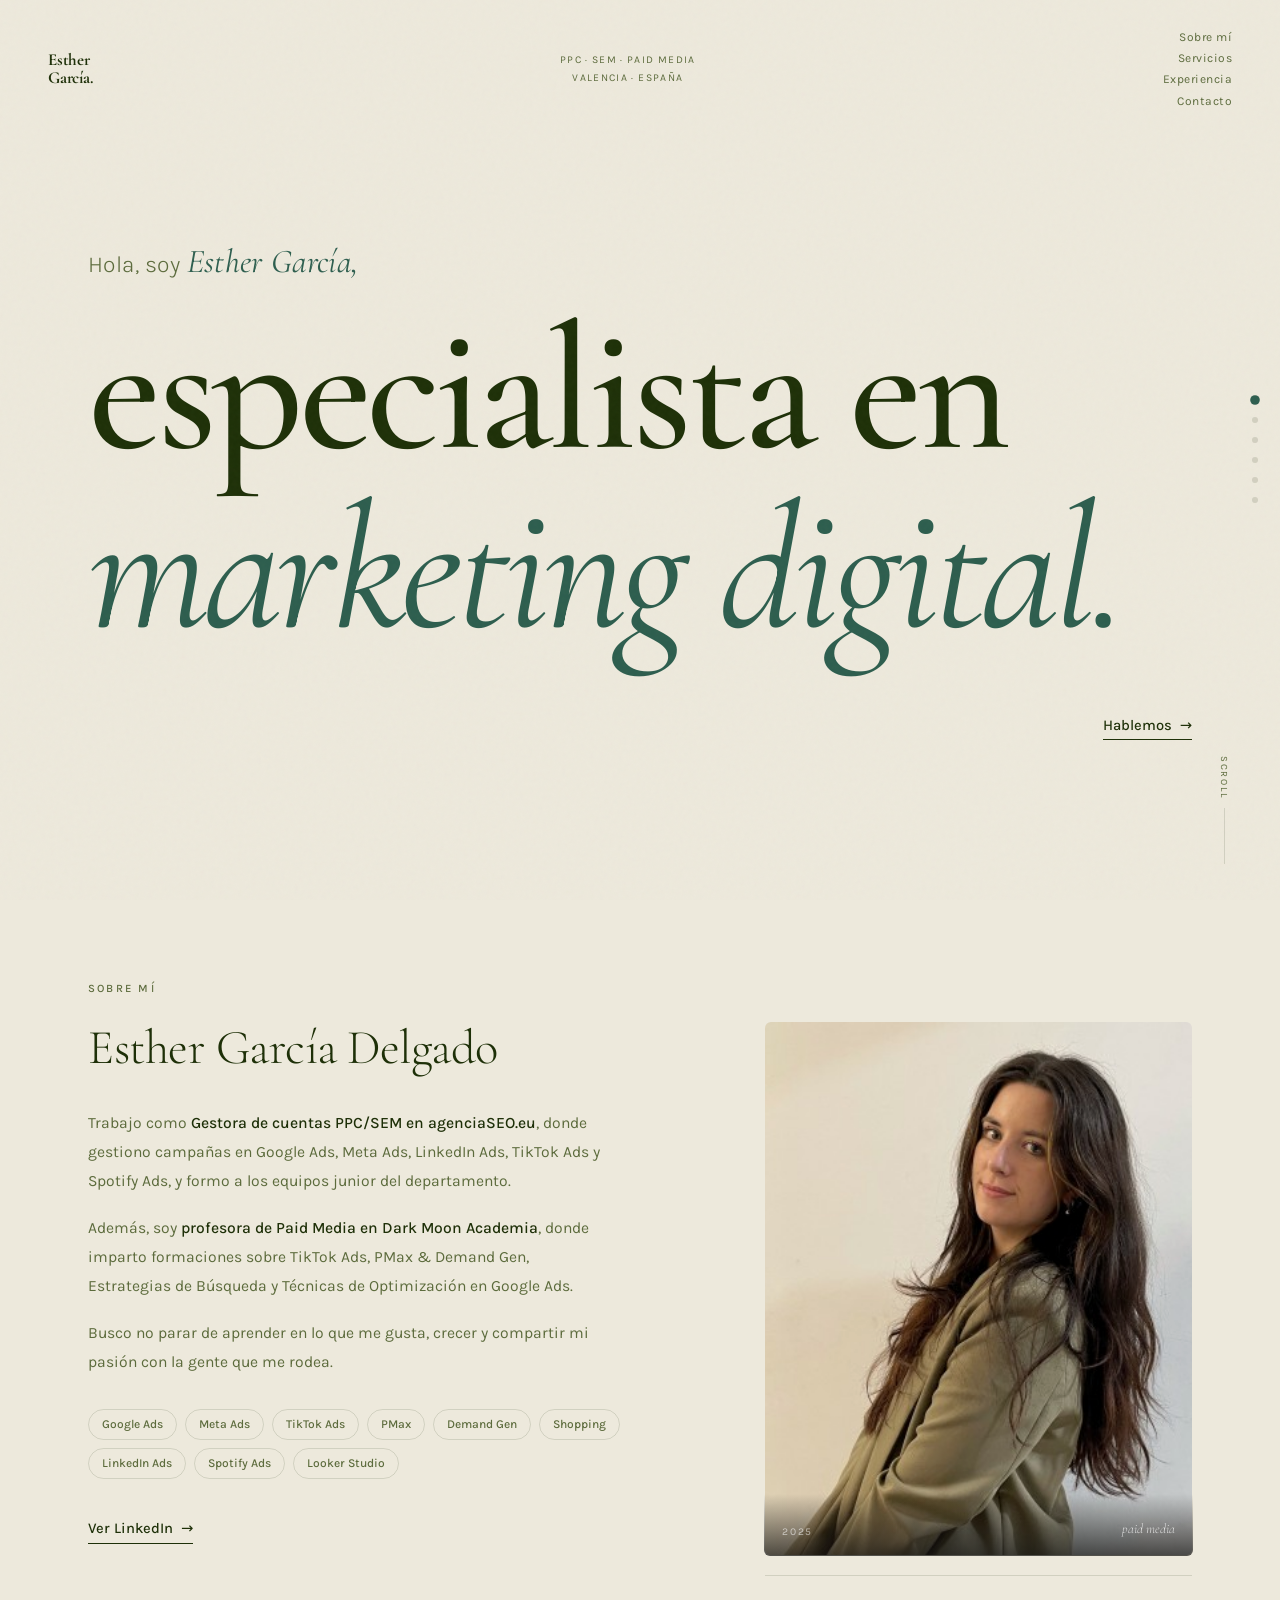
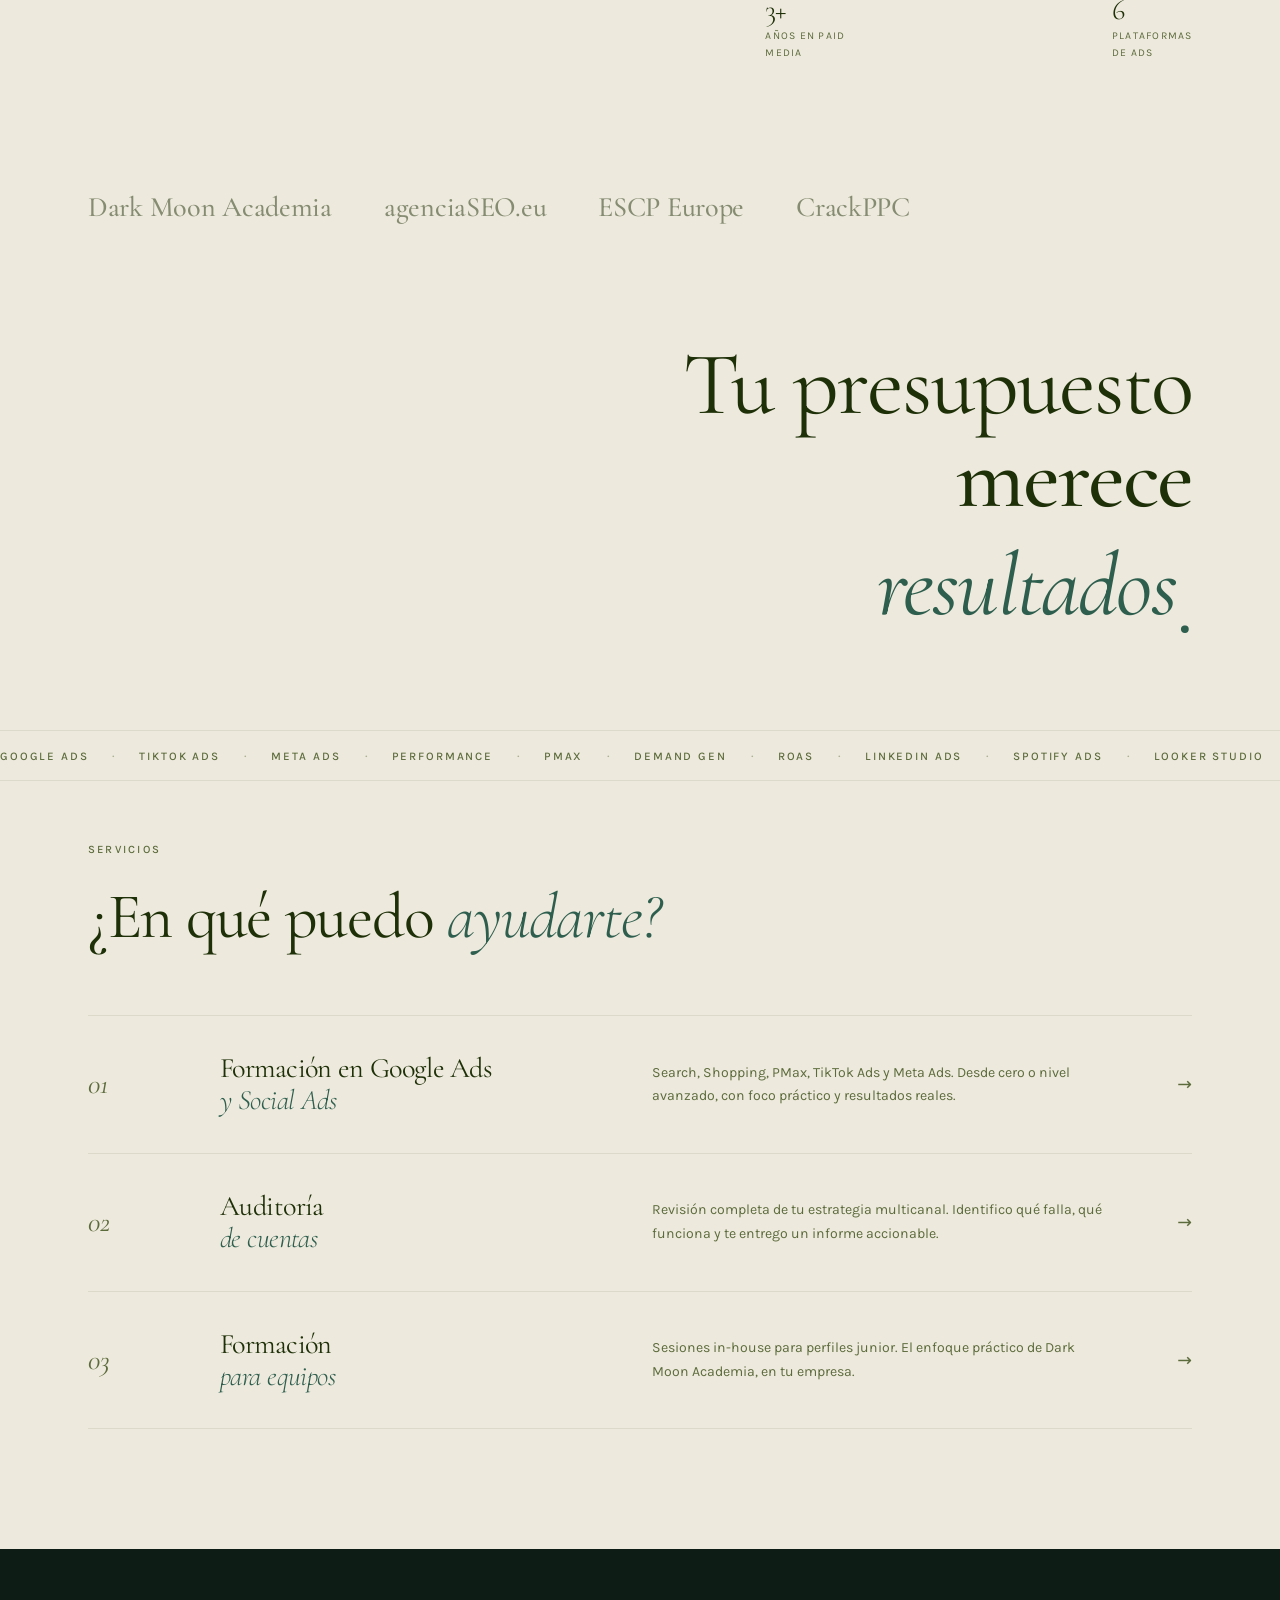
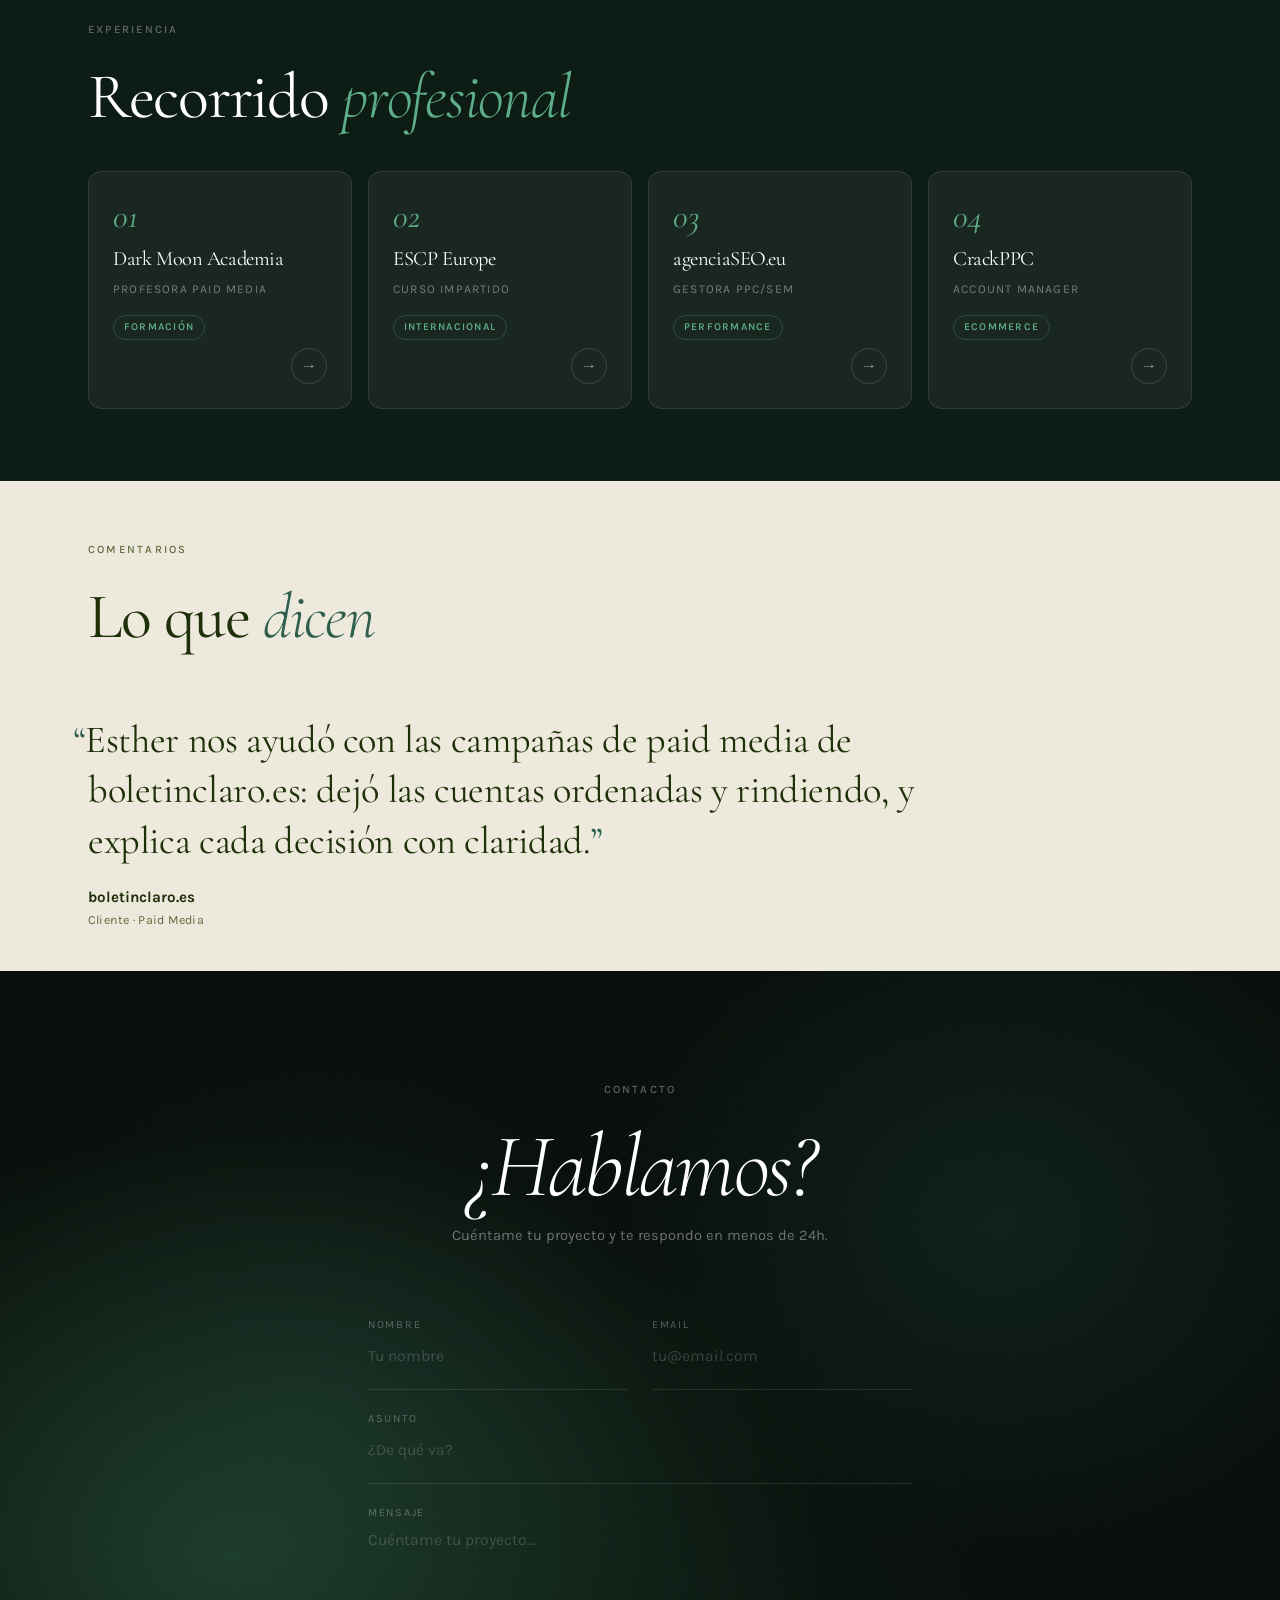
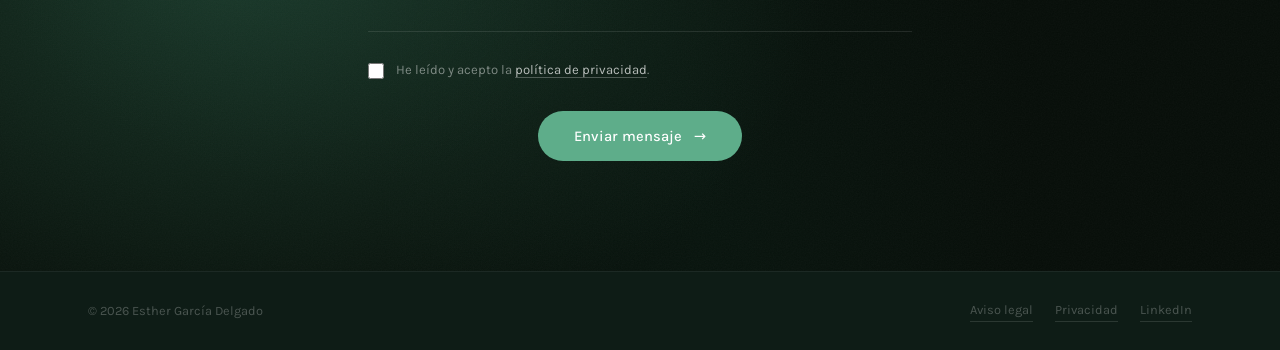
<file: public/index.html>
<!DOCTYPE html>
<!-- design-lock
direction: Editorial personal cálido (serif grande sobre papel) — estética propia de la clienta
topology: editorial column — claim tipográfico grande arriba, foto grande en "Sobre mí", sin pill badge
display-font: Cormorant Garamond | body-font: Karla
palette: #EDE9DC papel · #1E3008 tinta · #2D5E4E acento verde — colores elegidos por Esther
signature: statement tipográfico con palabra rotatoria "Tu presupuesto merece…" (data-signature)
motion: 3/10 — reveals suaves, ticker, palabra rotatoria; con triple degradación (.js + failsafe 2.5s + reduced-motion)
rejected: orbes con blur, glassmorphism, cursor personalizado, sparkles (eran defaults de IA)
-->
<html lang="es">
<head>
    <meta charset="UTF-8">
    <meta name="viewport" content="width=device-width, initial-scale=1.0">
    <title>Esther García Delgado — PPC & Paid Media</title>
    <meta name="description" content="Formación y consultoría en PPC/SEM: Google Ads, TikTok Ads, Meta Ads y Paid Media. Esther García Delgado, especialista en Paid Media en Valencia.">
    <meta name="author" content="Esther García Delgado">
    <meta name="robots" content="index, follow">
    <link rel="canonical" href="https://esther-garcia.com/">
    <meta name="theme-color" content="#EDE9DC">

    <!-- Favicons -->
    <link rel="icon" type="image/svg+xml" href="favicon.svg">
    <link rel="apple-touch-icon" href="apple-touch-icon.png">

    <!-- Open Graph -->
    <meta property="og:type" content="website">
    <meta property="og:site_name" content="Esther García Delgado">
    <meta property="og:title" content="Esther García Delgado — PPC & Paid Media">
    <meta property="og:description" content="Formación y consultoría en PPC/SEM: Google Ads, TikTok Ads, Meta Ads y Paid Media.">
    <meta property="og:url" content="https://esther-garcia.com/">
    <meta property="og:image" content="https://esther-garcia.com/images/og-image.jpg">
    <meta property="og:image:width" content="1200">
    <meta property="og:image:height" content="630">
    <meta property="og:image:alt" content="Esther García Delgado, especialista en PPC y Paid Media">
    <meta property="og:locale" content="es_ES">

    <!-- Twitter Cards -->
    <meta name="twitter:card" content="summary_large_image">
    <meta name="twitter:title" content="Esther García Delgado — PPC & Paid Media">
    <meta name="twitter:description" content="Formación y consultoría en PPC/SEM: Google Ads, TikTok Ads, Meta Ads y Paid Media.">
    <meta name="twitter:image" content="https://esther-garcia.com/images/og-image.jpg">

    <!-- Datos estructurados: entidad para buscadores y motores de IA -->
    <script type="application/ld+json">
    {
      "@context": "https://schema.org",
      "@type": "Person",
      "name": "Esther García Delgado",
      "url": "https://esther-garcia.com/",
      "image": "https://esther-garcia.com/images/og-image.jpg",
      "jobTitle": "Especialista en PPC / Paid Media",
      "description": "Formación y consultoría en PPC/SEM: Google Ads, TikTok Ads, Meta Ads y Paid Media.",
      "worksFor": [
        { "@type": "Organization", "name": "agenciaSEO.eu" },
        { "@type": "Organization", "name": "Dark Moon Academia" }
      ],
      "address": {
        "@type": "PostalAddress",
        "addressLocality": "Valencia",
        "addressCountry": "ES"
      },
      "sameAs": [
        "https://www.linkedin.com/in/esthergarcia1999/"
      ],
      "knowsAbout": [
        "Google Ads", "Meta Ads", "TikTok Ads", "Performance Max", "Demand Gen",
        "Shopping", "LinkedIn Ads", "Spotify Ads", "Looker Studio", "PPC", "SEM", "Paid Media"
      ]
    }
    </script>

    <link rel="preconnect" href="https://fonts.googleapis.com">
    <link rel="preconnect" href="https://fonts.gstatic.com" crossorigin>
    <link href="https://fonts.googleapis.com/css2?family=Cormorant+Garamond:ital,wght@0,400;0,500;0,600;0,700;1,400;1,500;1,600&family=Karla:ital,wght@0,200;0,300;0,400;0,500;0,600;0,700;0,800;1,400&display=swap" rel="stylesheet">
    <link rel="stylesheet" href="css/style.css">
    <!-- Activa las animaciones de entrada solo si hay JS; sin JS, el contenido es visible -->
    <script>document.documentElement.classList.add('js');</script>
</head>
<body>

    <!-- NAV — 3 columnas: logo · descriptores · links apilados -->
    <header class="nav" id="nav">
        <div class="nav__inner">
            <a href="#inicio" class="nav__logo">Esther<br>García.</a>
            <div class="nav__meta">
                <span>PPC · SEM · Paid Media</span>
                <span>Valencia · España</span>
            </div>
            <nav class="nav__links" id="navLinks">
                <a href="#sobre-mi">Sobre mí</a>
                <a href="#servicios">Servicios</a>
                <a href="#experiencia">Experiencia</a>
                <a href="#contacto">Contacto</a>
            </nav>
            <button class="nav__toggle" id="navToggle" aria-label="Menú">
                <span></span><span></span>
            </button>
        </div>
    </header>

    <!-- HERO -->
    <section class="hero" id="inicio">

        <div class="hero__inner">
            <div class="hero__text">
                <p class="hero__intro">
                    <span class="hero__intro-hello">Hola, soy</span>
                    <em class="hero__intro-name">Esther García,</em>
                </p>
                <h1 class="hero__title">
                    <span class="hero__line"><span class="word">especialista en</span></span>
                    <span class="hero__line"><em><span class="word">marketing digital</span><span class="hero__dot">.</span></em></span>
                </h1>
                <div class="hero__bottom">
                    <a href="#contacto" class="link-arrow">Hablemos <span>→</span></a>
                </div>
            </div>
        </div>

        <!-- Scroll indicator -->
        <div class="hero__scroll">
            <span>scroll</span>
            <div class="hero__scroll-line"></div>
        </div>
    </section>

    <!-- SOBRE MÍ -->
    <section class="about" id="sobre-mi">
        <div class="container">
            <div class="section-label reveal">Sobre mí</div>
            <div class="about__grid">
                <div class="about__content">
                    <h2 class="about__name reveal">Esther García Delgado</h2>
                    <div class="about__text reveal">
                        <p>Trabajo como <strong>Gestora de cuentas PPC/SEM en agenciaSEO.eu</strong>, donde gestiono campañas en Google Ads, Meta Ads, LinkedIn Ads, TikTok Ads y Spotify Ads, y formo a los equipos junior del departamento.</p>
                        <p>Además, soy <strong>profesora de Paid Media en Dark Moon Academia</strong>, donde imparto formaciones sobre TikTok Ads, PMax & Demand Gen, Estrategias de Búsqueda y Técnicas de Optimización en Google Ads.</p>
                        <p>Busco no parar de aprender en lo que me gusta, crecer y compartir mi pasión con la gente que me rodea.</p>
                    </div>
                    <div class="about__tags reveal">
                        <span>Google Ads</span>
                        <span>Meta Ads</span>
                        <span>TikTok Ads</span>
                        <span>PMax</span>
                        <span>Demand Gen</span>
                        <span>Shopping</span>
                        <span>LinkedIn Ads</span>
                        <span>Spotify Ads</span>
                        <span>Looker Studio</span>
                    </div>
                    <a href="https://www.linkedin.com/in/esthergarcia1999/" target="_blank" rel="noopener noreferrer" class="link-arrow reveal">
                        Ver LinkedIn <span>→</span>
                    </a>
                </div>
                <div class="about__photo-wrap reveal">
                    <div class="about__photo-frame">
                        <img src="images/1749674948531.jpg" alt="Esther García Delgado" class="about__photo">
                        <div class="about__photo-caption">
                            <span>2025</span>
                            <em>paid media</em>
                        </div>
                    </div>
                    <div class="about__photo-stats">
                        <div class="stat">
                            <span class="stat__num">3+</span>
                            <span class="stat__label">años en paid media</span>
                        </div>
                        <div class="stat">
                            <span class="stat__num">6</span>
                            <span class="stat__label">plataformas de ads</span>
                        </div>
                    </div>
                </div>
            </div>
        </div>
    </section>

    <!-- MARCAS / LOGOS -->
    <section class="brands">
        <div class="container">
            <div class="section-label reveal">Trabajo y formo en</div>
            <div class="brands__row reveal">
                <span class="brand">Dark Moon Academia</span>
                <span class="brand">agenciaSEO.eu</span>
                <span class="brand">ESCP Europe</span>
                <span class="brand">CrackPPC</span>
            </div>
        </div>
    </section>

    <!-- STATEMENT -->
    <section class="statement" data-signature>
        <div class="statement__inner">
            <div class="statement__block">
                <p class="statement__line reveal">Tu presupuesto</p>
                <p class="statement__line reveal">merece</p>
                <p class="statement__line statement__line--rotate reveal">
                    <span class="statement__rotate">
                        <span class="rot-word active">resultados</span>
                        <span class="rot-word">estrategia</span>
                        <span class="rot-word">impacto</span>
                    </span><span class="statement__dot">.</span>
                </p>
            </div>
        </div>
    </section>

    <!-- TICKER -->
    <div class="ticker" aria-hidden="true">
        <div class="ticker__track">
            <span>Google Ads</span><em>·</em>
            <span>TikTok Ads</span><em>·</em>
            <span>Meta Ads</span><em>·</em>
            <span>Performance</span><em>·</em>
            <span>PMax</span><em>·</em>
            <span>Demand Gen</span><em>·</em>
            <span>ROAS</span><em>·</em>
            <span>LinkedIn Ads</span><em>·</em>
            <span>Spotify Ads</span><em>·</em>
            <span>Looker Studio</span><em>·</em>
            <span>Google Ads</span><em>·</em>
            <span>TikTok Ads</span><em>·</em>
            <span>Meta Ads</span><em>·</em>
            <span>Performance</span><em>·</em>
            <span>PMax</span><em>·</em>
            <span>Demand Gen</span><em>·</em>
            <span>ROAS</span><em>·</em>
            <span>LinkedIn Ads</span><em>·</em>
            <span>Spotify Ads</span><em>·</em>
            <span>Looker Studio</span><em>·</em>
        </div>
    </div>

    <!-- SERVICIOS -->
    <section class="services" id="servicios">
        <div class="container">
            <div class="section-label reveal">Servicios</div>
            <h2 class="section-title reveal">¿En qué puedo <em>ayudarte?</em></h2>
        </div>
        <div class="svc-list">
            <a href="#contacto" class="svc-row reveal">
                <span class="svc-row__num">01</span>
                <h3 class="svc-row__title">Formación en Google Ads<br><em>y Social Ads</em></h3>
                <p class="svc-row__desc">Search, Shopping, PMax, TikTok Ads y Meta Ads. Desde cero o nivel avanzado, con foco práctico y resultados reales.</p>
                <span class="svc-row__arrow">→</span>
            </a>
            <a href="#contacto" class="svc-row reveal">
                <span class="svc-row__num">02</span>
                <h3 class="svc-row__title">Auditoría<br><em>de cuentas</em></h3>
                <p class="svc-row__desc">Revisión completa de tu estrategia multicanal. Identifico qué falla, qué funciona y te entrego un informe accionable.</p>
                <span class="svc-row__arrow">→</span>
            </a>
            <a href="#contacto" class="svc-row reveal">
                <span class="svc-row__num">03</span>
                <h3 class="svc-row__title">Formación<br><em>para equipos</em></h3>
                <p class="svc-row__desc">Sesiones in-house para perfiles junior. El enfoque práctico de Dark Moon Academia, en tu empresa.</p>
                <span class="svc-row__arrow">→</span>
            </a>
        </div>
    </section>

    <!-- EXPERIENCIA -->
    <section class="experience" id="experiencia">
        <div class="container">
            <div class="section-label reveal">Experiencia</div>
            <h2 class="section-title reveal">Recorrido <em>profesional</em></h2>
            <div class="exp__cards">

                <div class="exp__card reveal" data-exp="0">
                    <div class="exp__card-num">01</div>
                    <div class="exp__card-company">Dark Moon Academia</div>
                    <div class="exp__card-role">Profesora Paid Media</div>
                    <div class="exp__card-tag">Formación</div>
                    <button class="exp__card-btn" aria-label="Ver más sobre Dark Moon Academia" aria-haspopup="dialog">→</button>
                </div>

                <div class="exp__card reveal" data-exp="1">
                    <div class="exp__card-num">02</div>
                    <div class="exp__card-company">ESCP Europe</div>
                    <div class="exp__card-role">Curso impartido</div>
                    <div class="exp__card-tag">Internacional</div>
                    <button class="exp__card-btn" aria-label="Ver más sobre ESCP Europe" aria-haspopup="dialog">→</button>
                </div>

                <div class="exp__card reveal" data-exp="2">
                    <div class="exp__card-num">03</div>
                    <div class="exp__card-company">agenciaSEO.eu</div>
                    <div class="exp__card-role">Gestora PPC/SEM</div>
                    <div class="exp__card-tag">Performance</div>
                    <button class="exp__card-btn" aria-label="Ver más sobre agenciaSEO.eu" aria-haspopup="dialog">→</button>
                </div>

                <div class="exp__card reveal" data-exp="3">
                    <div class="exp__card-num">04</div>
                    <div class="exp__card-company">CrackPPC</div>
                    <div class="exp__card-role">Account Manager</div>
                    <div class="exp__card-tag">Ecommerce</div>
                    <button class="exp__card-btn" aria-label="Ver más sobre CrackPPC" aria-haspopup="dialog">→</button>
                </div>

            </div>
        </div>
    </section>

    <!-- POPUPS EXPERIENCIA -->
    <div class="exp__overlay" id="expOverlay" aria-hidden="true">
        <div class="exp__modal" id="expModal" role="dialog" aria-modal="true" aria-labelledby="mCompany">
            <button class="exp__modal-close" id="expClose" aria-label="Cerrar">✕</button>
            <div class="exp__modal-num" id="mNum"></div>
            <div class="exp__modal-company" id="mCompany"></div>
            <div class="exp__modal-role" id="mRole"></div>
            <p class="exp__modal-desc" id="mDesc"></p>
            <div class="exp__modal-tags" id="mTags"></div>
        </div>
    </div>

    <!-- BLOG DESACTIVADO: oculto hasta publicar articulos reales (los enlaces eran provisionales).
         Para reactivar, borra esta linea de apertura y la marca de cierre de comentario situada al
         final de la seccion (justo antes de CONTACTO); luego publica URLs reales, restaura el punto
         "Blog" en .page-progress y, si quieres, un enlace "Blog" en el nav.
    <section class="articles" id="articulos">
        <div class="container">
            <div class="section-label reveal">Blog</div>
            <h2 class="section-title reveal">Últimos <em>artículos</em></h2>
            <div class="articles__grid">
                <a href="#" class="article-card reveal">
                    <div class="article-card__top">
                        <span class="article-card__tag">Google Ads</span>
                        <span class="article-card__date">15 Mar 2025</span>
                    </div>
                    <h3>5 errores comunes en campañas de Google Ads (y cómo evitarlos)</h3>
                    <span class="article-card__arrow">→</span>
                </a>
                <a href="#" class="article-card reveal">
                    <div class="article-card__top">
                        <span class="article-card__tag">TikTok Ads</span>
                        <span class="article-card__date">28 Feb 2025</span>
                    </div>
                    <h3>TikTok Ads en 2025: por qué debería estar en tu mix de paid media</h3>
                    <span class="article-card__arrow">→</span>
                </a>
                <a href="#" class="article-card reveal">
                    <div class="article-card__top">
                        <span class="article-card__tag">PMax</span>
                        <span class="article-card__date">10 Feb 2025</span>
                    </div>
                    <h3>PMax vs campañas tradicionales: cuándo usar cada una (y cuándo no)</h3>
                    <span class="article-card__arrow">→</span>
                </a>
            </div>
        </div>
    </section>
    -->

    <!-- COMENTARIOS -->
    <section class="reviews" id="comentarios">
        <div class="container">
            <div class="section-label reveal">Comentarios</div>
            <h2 class="section-title reveal">Lo que <em>dicen</em></h2>
            <div class="reviews__list">
                <!-- Comentario de boletinclaro.es: texto borrador, confírmalo/ajústalo con el cliente.
                     Para añadir más, copia un bloque <figure class="review"> completo. -->
                <figure class="review reveal">
                    <blockquote class="review__quote">Esther nos ayudó con las campañas de paid media de boletinclaro.es: dejó las cuentas ordenadas y rindiendo, y explica cada decisión con claridad.</blockquote>
                    <figcaption class="review__author">
                        <span class="review__name">boletinclaro.es</span>
                        <span class="review__role">Cliente · Paid Media</span>
                    </figcaption>
                </figure>
            </div>
        </div>
    </section>

    <!-- CONTACTO -->
    <section class="contact" id="contacto">
        <div class="contact__center">
            <div class="section-label reveal">Contacto</div>
            <h2 class="contact__title reveal">¿Hablamos?</h2>
            <p class="contact__sub reveal">Cuéntame tu proyecto y te respondo en menos de 24h.</p>
            <form class="contact__form reveal" id="contactForm" action="https://formsubmit.co/42a1aa486eda81bb4132b89d63cb12ac" method="POST">
                <input type="hidden" name="_subject" value="Nuevo mensaje desde esther-garcia.com">
                <input type="hidden" name="_captcha" value="true">
                <input type="hidden" name="_next" value="https://esther-garcia.com/gracias.html">
                <input type="hidden" name="form_loaded_at" id="formLoadedAt" value="">
                <input type="text" name="_honey" style="display:none" tabindex="-1" autocomplete="off" aria-hidden="true">
                <div class="form-row">
                    <div class="form-group">
                        <label for="nombre">Nombre</label>
                        <input type="text" id="nombre" name="nombre" placeholder="Tu nombre" required>
                    </div>
                    <div class="form-group">
                        <label for="email">Email</label>
                        <input type="email" id="email" name="email" placeholder="tu@email.com" required>
                    </div>
                </div>
                <div class="form-group">
                    <label for="asunto">Asunto</label>
                    <input type="text" id="asunto" name="asunto" placeholder="¿De qué va?">
                </div>
                <div class="form-group">
                    <label for="mensaje">Mensaje</label>
                    <textarea id="mensaje" name="mensaje" placeholder="Cuéntame tu proyecto..." rows="4" required></textarea>
                </div>
                <div class="form-consent">
                    <input type="checkbox" id="consent" name="consent" value="Sí" required>
                    <label for="consent">He leído y acepto la <a href="politica-privacidad.html" target="_blank" rel="noopener noreferrer">política de privacidad</a>.</label>
                </div>
                <button type="submit" class="btn-submit">
                    Enviar mensaje <span>→</span>
                </button>
            </form>
        </div>
    </section>

    <!-- FOOTER -->
    <footer class="footer">
        <div class="container footer__inner">
            <p>© <span id="year">2025</span> Esther García Delgado</p>
            <nav class="footer__links">
                <a href="aviso-legal.html">Aviso legal</a>
                <a href="politica-privacidad.html">Privacidad</a>
                <a href="https://www.linkedin.com/in/esthergarcia1999/" target="_blank" rel="noopener noreferrer">LinkedIn</a>
            </nav>
        </div>
    </footer>

    <!-- INDICADOR DE PROGRESO LATERAL -->
    <nav class="page-progress" id="pageProgress" aria-label="Posición en la página">
        <a href="#inicio"      class="pp__dot" data-label="Inicio"></a>
        <a href="#sobre-mi"    class="pp__dot" data-label="Sobre mí"></a>
        <a href="#servicios"   class="pp__dot" data-label="Servicios"></a>
        <a href="#experiencia" class="pp__dot" data-label="Experiencia"></a>
        <!-- Reactivar junto con el blog: <a href="#articulos" class="pp__dot" data-label="Blog"></a> -->
        <a href="#comentarios" class="pp__dot" data-label="Comentarios"></a>
        <a href="#contacto"    class="pp__dot" data-label="Contacto"></a>
    </nav>

    <script src="js/main.js"></script>
</body>
</html>
</file>
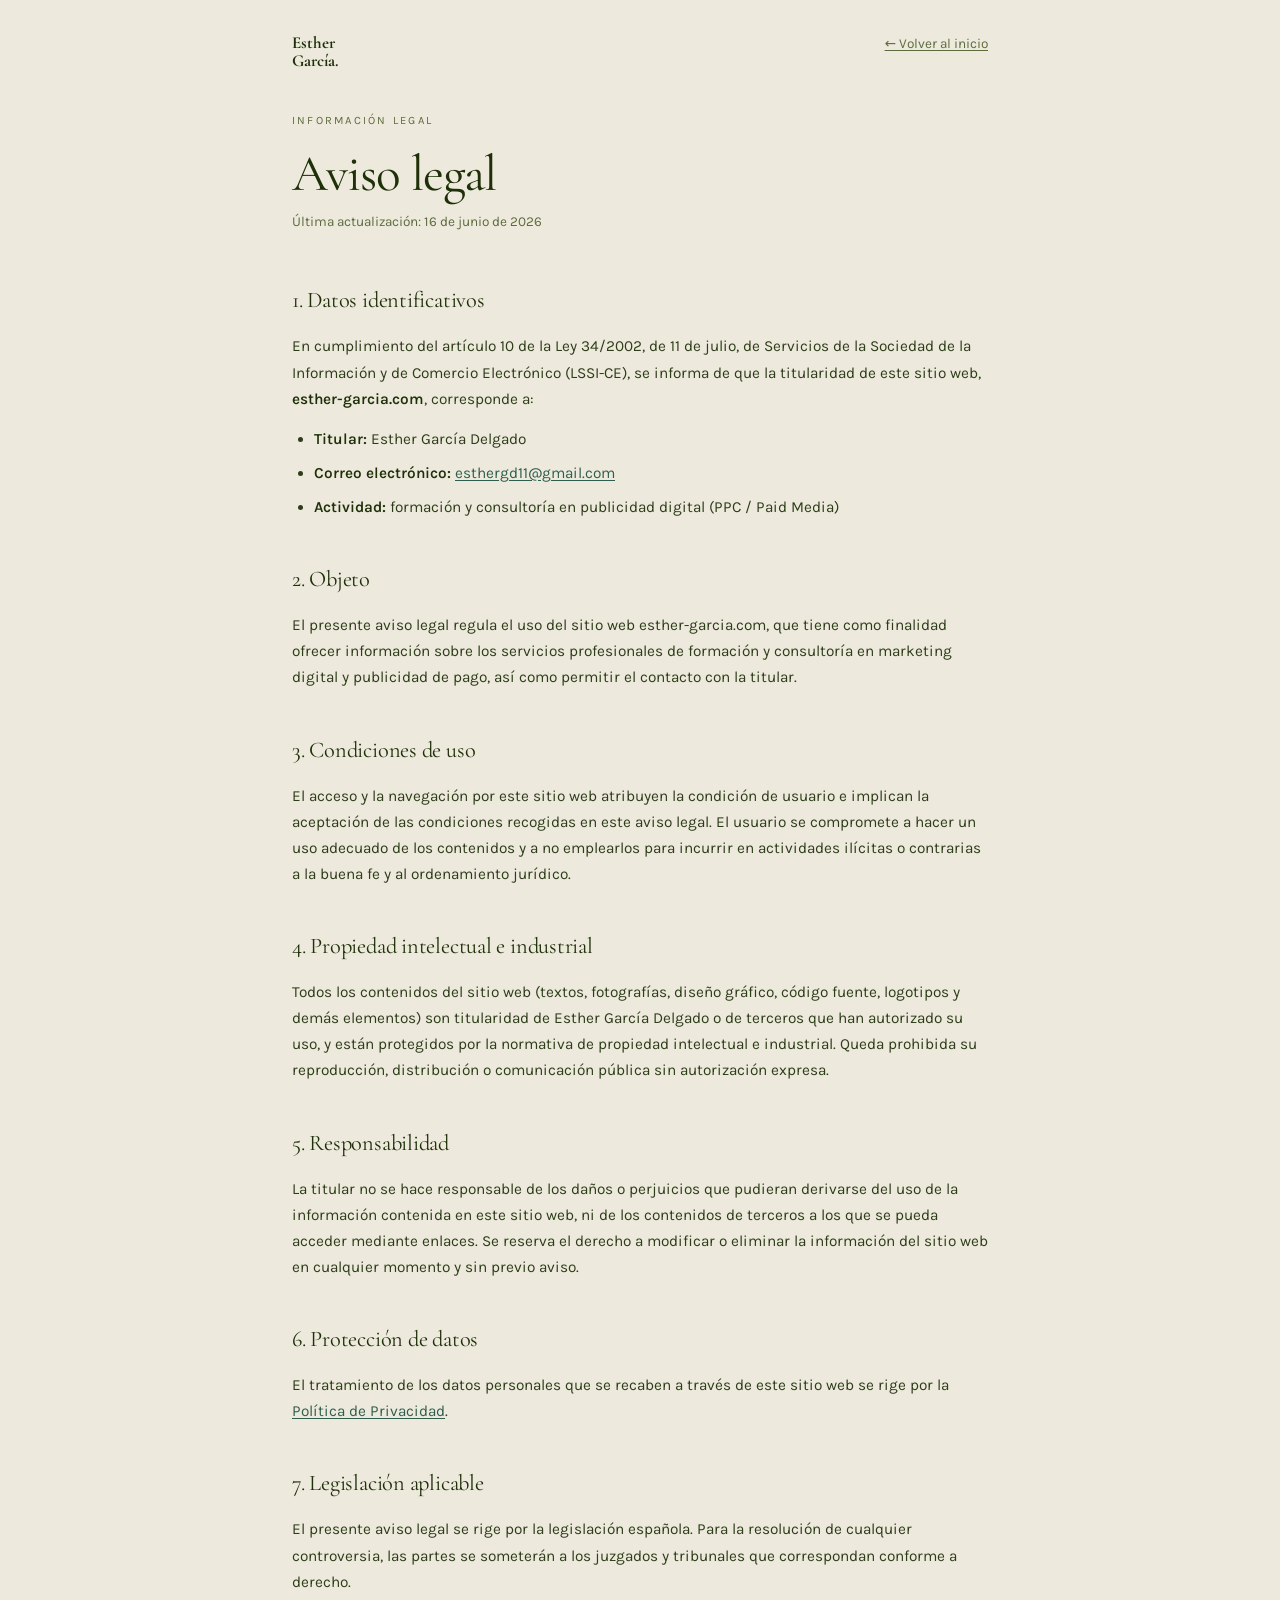
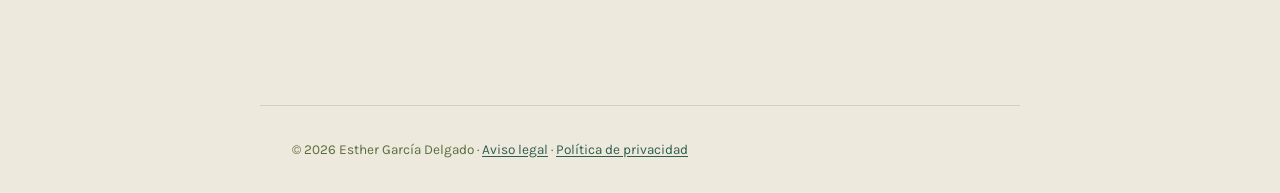
<file: public/aviso-legal.html>
<!DOCTYPE html>
<!--
  AVISO LEGAL — Versión ligera (nombre + email de contacto). Lista para publicar.
-->
<html lang="es">
<head>
    <meta charset="UTF-8">
    <meta name="viewport" content="width=device-width, initial-scale=1.0">
    <title>Aviso legal — Esther García Delgado</title>
    <meta name="robots" content="noindex, follow">
    <meta name="theme-color" content="#EDE9DC">
    <link rel="icon" type="image/svg+xml" href="favicon.svg">
    <link rel="apple-touch-icon" href="apple-touch-icon.png">
    <link rel="preconnect" href="https://fonts.googleapis.com">
    <link rel="preconnect" href="https://fonts.gstatic.com" crossorigin>
    <link href="https://fonts.googleapis.com/css2?family=Cormorant+Garamond:wght@400;600;700&family=Karla:wght@400;600&display=swap" rel="stylesheet">
    <link rel="stylesheet" href="css/legal.css">
</head>
<body>
    <nav class="legal-nav">
        <a href="/" class="logo">Esther<br>García.</a>
        <a href="/" class="back">← Volver al inicio</a>
    </nav>

    <main class="legal">
        <div class="legal__label">Información legal</div>
        <h1>Aviso legal</h1>
        <p class="updated">Última actualización: 16 de junio de 2026</p>

        <h2>1. Datos identificativos</h2>
        <p>
            En cumplimiento del artículo 10 de la Ley 34/2002, de 11 de julio, de Servicios de la
            Sociedad de la Información y de Comercio Electrónico (LSSI-CE), se informa de que la
            titularidad de este sitio web, <strong>esther-garcia.com</strong>, corresponde a:
        </p>
        <ul>
            <li><strong>Titular:</strong> Esther García Delgado</li>
            <li><strong>Correo electrónico:</strong> <a href="mailto:esthergd11@gmail.com">esthergd11@gmail.com</a></li>
            <li><strong>Actividad:</strong> formación y consultoría en publicidad digital (PPC / Paid Media)</li>
        </ul>

        <h2>2. Objeto</h2>
        <p>
            El presente aviso legal regula el uso del sitio web esther-garcia.com, que tiene como
            finalidad ofrecer información sobre los servicios profesionales de formación y consultoría
            en marketing digital y publicidad de pago, así como permitir el contacto con la titular.
        </p>

        <h2>3. Condiciones de uso</h2>
        <p>
            El acceso y la navegación por este sitio web atribuyen la condición de usuario e implican la
            aceptación de las condiciones recogidas en este aviso legal. El usuario se compromete a hacer
            un uso adecuado de los contenidos y a no emplearlos para incurrir en actividades ilícitas o
            contrarias a la buena fe y al ordenamiento jurídico.
        </p>

        <h2>4. Propiedad intelectual e industrial</h2>
        <p>
            Todos los contenidos del sitio web (textos, fotografías, diseño gráfico, código fuente,
            logotipos y demás elementos) son titularidad de Esther García Delgado o de terceros que han
            autorizado su uso, y están protegidos por la normativa de propiedad intelectual e industrial.
            Queda prohibida su reproducción, distribución o comunicación pública sin autorización expresa.
        </p>

        <h2>5. Responsabilidad</h2>
        <p>
            La titular no se hace responsable de los daños o perjuicios que pudieran derivarse del uso de
            la información contenida en este sitio web, ni de los contenidos de terceros a los que se pueda
            acceder mediante enlaces. Se reserva el derecho a modificar o eliminar la información del sitio
            web en cualquier momento y sin previo aviso.
        </p>

        <h2>6. Protección de datos</h2>
        <p>
            El tratamiento de los datos personales que se recaben a través de este sitio web se rige por la
            <a href="politica-privacidad.html">Política de Privacidad</a>.
        </p>

        <h2>7. Legislación aplicable</h2>
        <p>
            El presente aviso legal se rige por la legislación española. Para la resolución de cualquier
            controversia, las partes se someterán a los juzgados y tribunales que correspondan conforme a
            derecho.
        </p>
    </main>

    <footer class="legal__foot">
        © <span id="year">2026</span> Esther García Delgado ·
        <a href="aviso-legal.html">Aviso legal</a> ·
        <a href="politica-privacidad.html">Política de privacidad</a>
    </footer>
    <script>document.getElementById('year').textContent = new Date().getFullYear();</script>
</body>
</html>
</file>
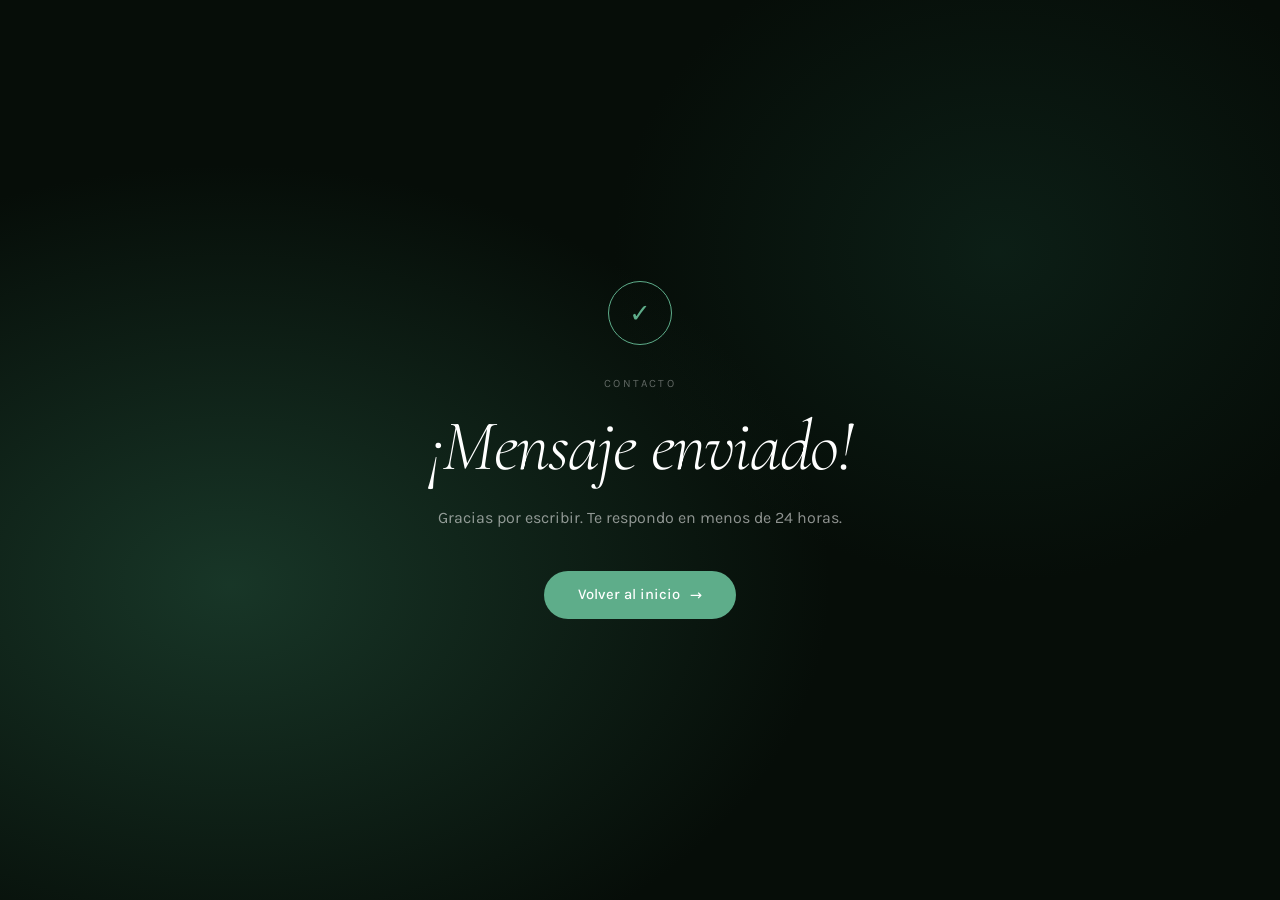
<file: public/gracias.html>
<!DOCTYPE html>
<html lang="es">
<head>
    <meta charset="UTF-8">
    <meta name="viewport" content="width=device-width, initial-scale=1.0">
    <title>Mensaje enviado — Esther García Delgado</title>
    <meta name="robots" content="noindex, follow">
    <meta name="theme-color" content="#060d08">
    <link rel="icon" type="image/svg+xml" href="favicon.svg">
    <link rel="apple-touch-icon" href="apple-touch-icon.png">
    <link rel="preconnect" href="https://fonts.googleapis.com">
    <link rel="preconnect" href="https://fonts.gstatic.com" crossorigin>
    <link href="https://fonts.googleapis.com/css2?family=Cormorant+Garamond:ital,wght@0,400;0,500;0,600;1,400;1,500&family=Karla:wght@400;500&display=swap" rel="stylesheet">
    <style>
        :root{
            --text:#1E3008; --muted:rgba(255,255,255,0.55); --accent-mid:#5EAD8A;
            --serif:'Cormorant Garamond',Georgia,serif; --sans:'Karla',system-ui,sans-serif;
        }
        *{margin:0;padding:0;box-sizing:border-box;}
        body{
            font-family:var(--sans); min-height:100vh;
            display:flex; align-items:center; justify-content:center; text-align:center;
            padding:48px 24px; color:#fff;
            background:
                radial-gradient(ellipse 1000px 700px at 18% 65%, rgba(30,68,50,0.75) 0%, transparent 60%),
                radial-gradient(ellipse 700px 600px at 78% 28%, rgba(18,48,36,0.5) 0%, transparent 55%),
                #060d08;
            -webkit-font-smoothing:antialiased;
        }
        .box{max-width:540px;}
        .check{
            width:64px; height:64px; margin:0 auto 32px;
            border:1.5px solid var(--accent-mid); border-radius:50%;
            display:flex; align-items:center; justify-content:center;
            color:var(--accent-mid); font-size:1.6rem;
        }
        .label{
            font-size:0.7rem; text-transform:uppercase; letter-spacing:0.2em;
            color:rgba(255,255,255,0.35); margin-bottom:20px;
        }
        h1{
            font-family:var(--serif); font-weight:300; font-style:italic;
            font-size:clamp(2.6rem,6vw,4.5rem); line-height:1.02; letter-spacing:-0.02em; margin-bottom:20px;
        }
        p{font-size:1rem; color:var(--muted); line-height:1.7; margin-bottom:40px;}
        .back{
            display:inline-flex; align-items:center; gap:10px;
            background:var(--accent-mid); color:#fff; text-decoration:none;
            font-size:0.92rem; font-weight:500; padding:15px 34px; border-radius:50px;
            transition:opacity 0.25s, gap 0.3s ease;
        }
        .back:hover{opacity:0.85; gap:16px;}
    </style>
</head>
<body>
    <main class="box">
        <div class="check" aria-hidden="true">✓</div>
        <div class="label">Contacto</div>
        <h1>¡Mensaje enviado!</h1>
        <p>Gracias por escribir. Te respondo en menos de 24&nbsp;horas.</p>
        <a href="/" class="back">Volver al inicio <span aria-hidden="true">→</span></a>
    </main>
</body>
</html>
</file>
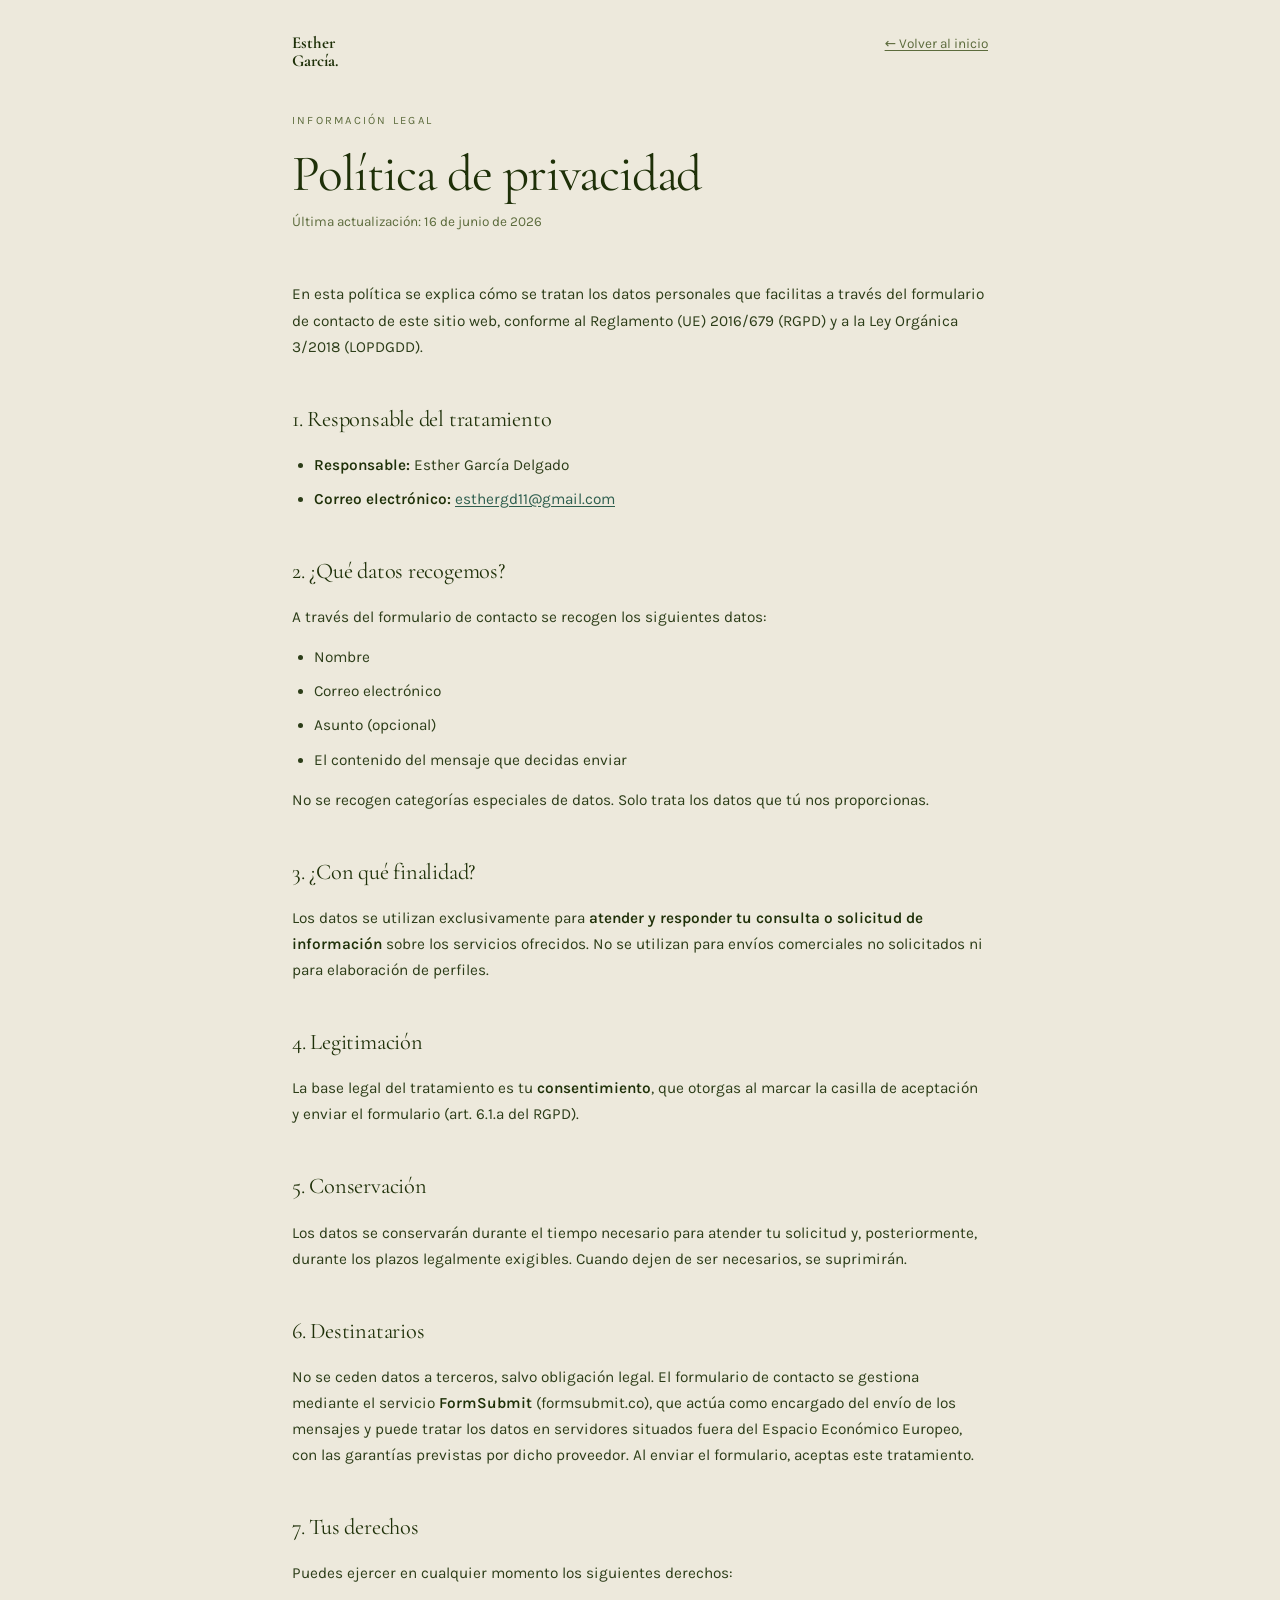
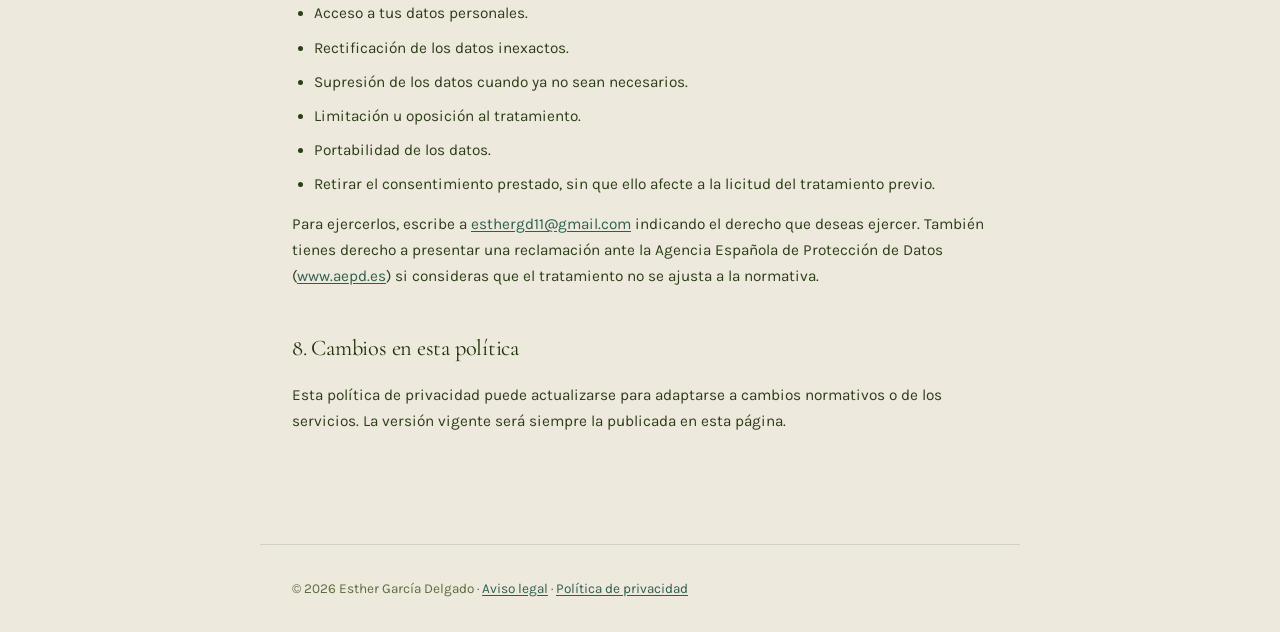
<file: public/politica-privacidad.html>
<!DOCTYPE html>
<!--
  POLÍTICA DE PRIVACIDAD — Versión ligera (sin NIF). Lista para publicar.
  Nota: el formulario envía los datos a través de FormSubmit (formsubmit.co), un proveedor externo
  (apartado "Destinatarios"). Si quieres evitar transferencias de datos fuera de la UE, valora un
  proveedor con servidores en la UE (p. ej. Formspree EU) o un endpoint propio.
-->
<html lang="es">
<head>
    <meta charset="UTF-8">
    <meta name="viewport" content="width=device-width, initial-scale=1.0">
    <title>Política de privacidad — Esther García Delgado</title>
    <meta name="robots" content="noindex, follow">
    <meta name="theme-color" content="#EDE9DC">
    <link rel="icon" type="image/svg+xml" href="favicon.svg">
    <link rel="apple-touch-icon" href="apple-touch-icon.png">
    <link rel="preconnect" href="https://fonts.googleapis.com">
    <link rel="preconnect" href="https://fonts.gstatic.com" crossorigin>
    <link href="https://fonts.googleapis.com/css2?family=Cormorant+Garamond:wght@400;600;700&family=Karla:wght@400;600&display=swap" rel="stylesheet">
    <link rel="stylesheet" href="css/legal.css">
</head>
<body>
    <nav class="legal-nav">
        <a href="/" class="logo">Esther<br>García.</a>
        <a href="/" class="back">← Volver al inicio</a>
    </nav>

    <main class="legal">
        <div class="legal__label">Información legal</div>
        <h1>Política de privacidad</h1>
        <p class="updated">Última actualización: 16 de junio de 2026</p>

        <p>
            En esta política se explica cómo se tratan los datos personales que facilitas a través del
            formulario de contacto de este sitio web, conforme al Reglamento (UE) 2016/679 (RGPD) y a la
            Ley Orgánica 3/2018 (LOPDGDD).
        </p>

        <h2>1. Responsable del tratamiento</h2>
        <ul>
            <li><strong>Responsable:</strong> Esther García Delgado</li>
            <li><strong>Correo electrónico:</strong> <a href="mailto:esthergd11@gmail.com">esthergd11@gmail.com</a></li>
        </ul>

        <h2>2. ¿Qué datos recogemos?</h2>
        <p>A través del formulario de contacto se recogen los siguientes datos:</p>
        <ul>
            <li>Nombre</li>
            <li>Correo electrónico</li>
            <li>Asunto (opcional)</li>
            <li>El contenido del mensaje que decidas enviar</li>
        </ul>
        <p>No se recogen categorías especiales de datos. Solo trata los datos que tú nos proporcionas.</p>

        <h2>3. ¿Con qué finalidad?</h2>
        <p>
            Los datos se utilizan exclusivamente para <strong>atender y responder tu consulta o solicitud
            de información</strong> sobre los servicios ofrecidos. No se utilizan para envíos comerciales
            no solicitados ni para elaboración de perfiles.
        </p>

        <h2>4. Legitimación</h2>
        <p>
            La base legal del tratamiento es tu <strong>consentimiento</strong>, que otorgas al marcar la
            casilla de aceptación y enviar el formulario (art. 6.1.a del RGPD).
        </p>

        <h2>5. Conservación</h2>
        <p>
            Los datos se conservarán durante el tiempo necesario para atender tu solicitud y, posteriormente,
            durante los plazos legalmente exigibles. Cuando dejen de ser necesarios, se suprimirán.
        </p>

        <h2>6. Destinatarios</h2>
        <p>
            No se ceden datos a terceros, salvo obligación legal. El formulario de contacto se gestiona
            mediante el servicio <strong>FormSubmit</strong> (formsubmit.co), que actúa como encargado del
            envío de los mensajes y puede tratar los datos en servidores situados fuera del Espacio
            Económico Europeo, con las garantías previstas por dicho proveedor. Al enviar el formulario,
            aceptas este tratamiento.
        </p>

        <h2>7. Tus derechos</h2>
        <p>Puedes ejercer en cualquier momento los siguientes derechos:</p>
        <ul>
            <li>Acceso a tus datos personales.</li>
            <li>Rectificación de los datos inexactos.</li>
            <li>Supresión de los datos cuando ya no sean necesarios.</li>
            <li>Limitación u oposición al tratamiento.</li>
            <li>Portabilidad de los datos.</li>
            <li>Retirar el consentimiento prestado, sin que ello afecte a la licitud del tratamiento previo.</li>
        </ul>
        <p>
            Para ejercerlos, escribe a <a href="mailto:esthergd11@gmail.com">esthergd11@gmail.com</a> indicando el
            derecho que deseas ejercer. También tienes derecho a presentar una reclamación ante la Agencia
            Española de Protección de Datos (<a href="https://www.aepd.es" target="_blank" rel="noopener noreferrer">www.aepd.es</a>)
            si consideras que el tratamiento no se ajusta a la normativa.
        </p>

        <h2>8. Cambios en esta política</h2>
        <p>
            Esta política de privacidad puede actualizarse para adaptarse a cambios normativos o de los
            servicios. La versión vigente será siempre la publicada en esta página.
        </p>
    </main>

    <footer class="legal__foot">
        © <span id="year">2026</span> Esther García Delgado ·
        <a href="aviso-legal.html">Aviso legal</a> ·
        <a href="politica-privacidad.html">Política de privacidad</a>
    </footer>
    <script>document.getElementById('year').textContent = new Date().getFullYear();</script>
</body>
</html>
</file>
<file: public/css/style.css>
/* ============================================================
   ESTHER GARCÍA — PORTFOLIO · Editorial + Funnel
   ============================================================ */

:root {
    --bg:         #EDE9DC;
    --bg-services:#DDE8D5;
    --dark:       #0F1C08;
    --text:       #1E3008;   /* verde bosque profundo, como marimba */
    --muted:      #5C6B3C;   /* oliva suave */
    --border:     rgba(30,48,8,0.13);
    --border-s:   rgba(30,48,8,0.08);
    --white:      #F5F2EA;
    --accent:     #2D5E4E;
    --accent-mid: #5EAD8A;
    --accent-lt:  #D6E4DC;
    --glass:      rgba(244,241,236,0.55);
    --glass-dark: #0E1C16;  /* verde oscuro sólido */
    --serif:      'Cormorant Garamond', Georgia, serif;
    --didone:     'Cormorant Garamond', Georgia, serif;
    --sans:       'Karla', system-ui, sans-serif;
    --display:    'Karla', system-ui, sans-serif;
    --ease:       cubic-bezier(0.4, 0, 0.2, 1);
    --ease-out:   cubic-bezier(0, 0, 0.2, 1);
}

/* ── RESET ───────────────────────────────────────────────────── */
*, *::before, *::after { box-sizing: border-box; margin: 0; padding: 0; }
html { scroll-behavior: smooth; }
body {
    font-family: var(--sans);
    background: var(--bg);
    color: var(--text);
    line-height: 1.6;
    overflow-x: hidden;
    -webkit-font-smoothing: antialiased;
}
img  { max-width: 100%; display: block; }
a    { text-decoration: none; color: inherit; }
ul   { list-style: none; }

/* Textura de grano */
body::after {
    content: '';
    position: fixed;
    inset: 0;
    background-image: url("data:image/svg+xml,%3Csvg viewBox='0 0 256 256' xmlns='http://www.w3.org/2000/svg'%3E%3Cfilter id='n'%3E%3CfeTurbulence type='fractalNoise' baseFrequency='0.75' numOctaves='4' stitchTiles='stitch'/%3E%3C/filter%3E%3Crect width='100%25' height='100%25' filter='url(%23n)'/%3E%3C/svg%3E");
    opacity: 0.028;
    pointer-events: none;
    z-index: 9999;
}

/* ── CONTAINER ───────────────────────────────────────────────── */
.container { max-width: 1200px; margin: 0 auto; padding: 0 48px; }

/* ── HELPERS ─────────────────────────────────────────────────── */
.section-label {
    font-size: 0.7rem;
    font-weight: 500;
    text-transform: uppercase;
    letter-spacing: 0.2em;
    color: var(--muted);
    margin-bottom: 24px;
    display: block;
}
.section-title {
    font-family: var(--serif);
    font-size: clamp(2.8rem, 5vw, 4.5rem);
    font-weight: 400;
    line-height: 1.06;
    letter-spacing: -0.02em;
    margin-bottom: 64px;
}
.section-title em { font-style: italic; font-weight: 300; color: var(--accent); }

.link-arrow {
    display: inline-flex;
    align-items: center;
    gap: 8px;
    font-size: 0.92rem;
    font-weight: 500;
    color: var(--text);
    border-bottom: 1.5px solid var(--text);
    padding-bottom: 2px;
    transition: gap 0.3s var(--ease), opacity 0.25s;
}
.link-arrow:hover { gap: 14px; opacity: 0.55; }

/* El contenido es visible por defecto; solo se oculta para animar cuando hay JS
   (clase .js en <html>). Sin JS, todo se ve sin depender del scroll. */
.js .reveal {
    opacity: 0;
    transform: translateY(24px);
    transition: opacity 0.85s var(--ease-out), transform 0.85s var(--ease-out);
}
.reveal.visible { opacity: 1; transform: none; }

/* ═══════════════════════════════════════════════════════════════
   NAV
═══════════════════════════════════════════════════════════════ */
/* ── NAV 3 columnas estilo marimba ───────────────────────────── */
.nav {
    position: fixed;
    top: 0; left: 0; right: 0;
    z-index: 100;
    padding: 28px 0;
    transition: background 0.45s, padding 0.45s, border-color 0.45s;
}
.nav.scrolled {
    background: var(--bg);
    padding: 16px 0;
    border-bottom: 1px solid var(--border-s);
}
.nav__inner {
    max-width: 1300px; margin: 0 auto; padding: 0 48px;
    display: grid;
    grid-template-columns: auto 1fr auto;
    align-items: center;
    gap: 48px;
}
/* Logo: tipografía serif editorial, dos líneas */
.nav__logo {
    font-family: var(--didone);
    font-size: 1.05rem;
    font-weight: 700;
    line-height: 1.1;
    color: var(--text);
    letter-spacing: -0.01em;
}
/* Centro: descriptores apilados */
.nav__meta {
    display: flex;
    flex-direction: column;
    align-items: center;
    gap: 2px;
}
.nav__meta span {
    font-size: 0.65rem;
    font-weight: 400;
    color: var(--muted);
    letter-spacing: 0.13em;
    text-transform: uppercase;
}
/* Derecha: links apilados verticalmente */
.nav__links {
    display: flex;
    flex-direction: column;
    align-items: flex-end;
    gap: 2px;
}
.nav__links a {
    font-size: 0.75rem;
    font-weight: 400;
    color: var(--muted);
    letter-spacing: 0.04em;
    transition: color 0.2s;
    line-height: 1.6;
}
.nav__links a:hover        { color: var(--text); }
.nav__links a.nav__active::before { content: '· '; color: var(--accent); }
.nav__toggle { display: none; flex-direction: column; gap: 5px; background: none; border: none; cursor: pointer; padding: 4px; }
.nav__toggle span { display: block; width: 20px; height: 1.5px; background: var(--text); border-radius: 2px; transition: all 0.3s; }

/* ═══════════════════════════════════════════════════════════════
   HERO — texto principal
═══════════════════════════════════════════════════════════════ */
.hero {
    min-height: 100vh;
    display: flex;
    flex-direction: column;
    justify-content: center;
    padding-top: 120px;
    padding-bottom: 40px;
    position: relative;
    overflow: hidden;
}
.hero__inner {
    max-width: 1200px;
    margin: 0 auto;
    padding: 0 48px;
    width: 100%;
    position: relative;
    z-index: 2;
}
/* Intro pequeña: Karla + Cormorant mezclados */
.hero__intro {
    display: flex;
    align-items: baseline;
    flex-wrap: wrap;
    gap: 0.4em;
    margin-bottom: 24px;
    opacity: 0;
    animation: fadeIn 0.9s 0.2s var(--ease-out) forwards;
    line-height: 1.3;
}
.hero__intro-hello {
    font-family: var(--display);   /* Karla */
    font-size: clamp(1rem, 1.8vw, 1.7rem);
    font-weight: 300;
    color: var(--muted);
    letter-spacing: 0.02em;
}
.hero__intro-name {
    font-family: var(--didone);    /* Cormorant Garamond */
    font-style: italic;
    font-weight: 400;
    font-size: clamp(1.4rem, 2.6vw, 2.5rem);
    color: var(--accent);
    letter-spacing: 0.01em;
}

/* Claim grande: Cormorant, llena la pantalla */
.hero__title {
    font-family: var(--serif);
    font-size: clamp(5.5rem, 14vw, 13rem);
    font-weight: 500; line-height: 0.93; letter-spacing: -0.03em; margin-bottom: 48px;
}
.hero__line { display: block; overflow: visible; padding-bottom: 0.07em; }
.hero__line em { font-style: italic; font-weight: 400; color: var(--accent); }
.word {
    display: inline-block; opacity: 0; transform: translateY(105%);
    animation: wordUp 0.95s var(--ease-out) forwards;
}
.hero__line:nth-child(1) .word { animation-delay: 0.45s; }
.hero__line:nth-child(2) .word { animation-delay: 0.62s; }
.hero__dot { color: var(--accent); }
.hero__bottom {
    display: flex; align-items: flex-end; justify-content: flex-end; gap: 24px;
    opacity: 0; animation: fadeIn 0.8s 0.9s var(--ease-out) forwards;
}

/* Scroll indicator */
.hero__scroll {
    position: absolute; bottom: 36px; right: 48px;
    display: flex; flex-direction: column; align-items: center; gap: 10px;
    opacity: 0; animation: fadeIn 1s 1.3s var(--ease-out) forwards;
}
.hero__scroll span {
    font-size: 0.6rem; text-transform: uppercase; letter-spacing: 0.18em;
    color: var(--muted); writing-mode: vertical-rl;
}
.hero__scroll-line {
    width: 1px; height: 56px; background: var(--border);
    position: relative; overflow: hidden;
}
.hero__scroll-line::after {
    content: ''; position: absolute; top: -100%; left: 0;
    width: 100%; height: 100%; background: var(--accent-mid);
    animation: scrollLine 2.2s 1.6s var(--ease-out) infinite;
}

/* ═══════════════════════════════════════════════════════════════
   SOBRE MÍ
═══════════════════════════════════════════════════════════════ */
.about { padding: 80px 0 60px; border-top: none; background: transparent; }
.about__grid {
    display: grid;
    grid-template-columns: 1.4fr 1fr;
    gap: 80px; align-items: start;
}
.about__content h2,
.about__name {
    font-family: var(--didone);
    font-size: clamp(2.4rem, 3.8vw, 3.5rem);
    font-weight: 300;
    font-style: normal;
    line-height: 1.05;
    letter-spacing: -0.01em;
    margin-bottom: 36px;
    color: var(--text);
}
.about__text p {
    font-size: 0.98rem; color: var(--muted); line-height: 1.85;
    margin-bottom: 18px; max-width: 520px;
}
.about__text p strong { color: var(--text); font-weight: 500; }
.about__tags {
    display: flex; flex-wrap: wrap; gap: 8px; margin: 32px 0 36px;
}
.about__tags span {
    font-size: 0.75rem; font-weight: 500; color: var(--muted);
    border: 1px solid var(--border); padding: 5px 13px; border-radius: 50px;
    transition: all 0.2s; cursor: default;
}
.about__tags span:hover { border-color: var(--accent); color: var(--accent); }

.about__photo-wrap { position: sticky; top: 120px; }
.about__photo-frame { position: relative; }
.about__photo {
    width: 100%; aspect-ratio: 4/5;
    object-fit: cover; object-position: center top;
    border-radius: 6px; filter: grayscale(8%) contrast(1.02);
}
.about__photo-caption {
    position: absolute; bottom: -1px; left: -1px; right: -1px;
    padding: 24px 18px 16px;
    background: linear-gradient(to top, rgba(22,22,20,0.72) 0%, transparent 100%);
    border-radius: 0 0 6px 6px;
    display: flex; align-items: flex-end; justify-content: space-between;
}
.about__photo-caption span {
    font-size: 0.65rem; text-transform: uppercase; letter-spacing: 0.16em; color: rgba(255,255,255,0.6);
}
.about__photo-caption em {
    font-family: var(--serif); font-style: italic; font-size: 0.85rem; font-weight: 300; color: rgba(255,255,255,0.75);
}
.about__photo-stats {
    display: flex; justify-content: space-between;
    padding: 20px 0 0; border-top: 1px solid var(--border); margin-top: 20px;
}
.stat { display: flex; flex-direction: column; gap: 3px; }
.stat__num {
    font-family: var(--serif); font-size: 1.8rem; font-weight: 300;
    letter-spacing: -0.03em; color: var(--text); line-height: 1;
}
.stat__label {
    font-size: 0.65rem; text-transform: uppercase; letter-spacing: 0.12em; color: var(--muted); max-width: 80px;
}

/* ═══════════════════════════════════════════════════════════════
   EXPERIENCIA — 4 tarjetas en fila + popup
═══════════════════════════════════════════════════════════════ */
.experience {
    padding: 72px 0;
    margin-top: 40px;
    background: var(--glass-dark);
}
.experience .section-label { color: rgba(255,255,255,0.35); }
.experience .section-title { color: #fff; margin-bottom: 40px; }
.experience .section-title em { color: var(--accent-mid); }

/* Grid de 4 tarjetas en fila */
.exp__cards {
    display: grid;
    grid-template-columns: repeat(4, 1fr);
    gap: 16px;
}
.exp__card {
    background: rgba(255,255,255,0.05);
    border: 1px solid rgba(255,255,255,0.1);
    border-radius: 14px;
    padding: 28px 24px 24px;
    display: flex;
    flex-direction: column;
    gap: 8px;
    cursor: pointer;
    transition: background 0.25s, border-color 0.25s, transform 0.25s;
    position: relative;
}
.exp__card:hover {
    background: rgba(255,255,255,0.09);
    border-color: rgba(74,140,120,0.4);
    transform: translateY(-4px);
}
.exp__card-num {
    font-family: var(--serif);
    font-size: clamp(1.8rem, 2.6vw, 2.4rem);
    font-style: italic;
    line-height: 1;
    color: var(--accent-mid);
    margin-bottom: 6px;
}
.exp__card-company {
    font-family: var(--serif);
    font-size: clamp(1.1rem, 1.6vw, 1.4rem);
    font-weight: 400;
    color: #fff;
    line-height: 1.2;
    letter-spacing: -0.02em;
}
.exp__card-role {
    font-size: 0.75rem;
    color: rgba(255,255,255,0.4);
    text-transform: uppercase;
    letter-spacing: 0.1em;
}
.exp__card-tag {
    display: inline-block;
    margin-top: 8px;
    font-size: 0.65rem;
    font-weight: 600;
    text-transform: uppercase;
    letter-spacing: 0.12em;
    color: var(--accent-mid);
    border: 1px solid rgba(74,140,120,0.35);
    padding: 3px 10px;
    border-radius: 50px;
    width: fit-content;
}
.exp__card-btn {
    margin-top: auto;
    align-self: flex-end;
    background: none;
    border: 1px solid rgba(255,255,255,0.15);
    border-radius: 50%;
    width: 36px; height: 36px;
    color: rgba(255,255,255,0.5);
    font-size: 1rem;
    cursor: pointer;
    display: flex; align-items: center; justify-content: center;
    transition: background 0.2s, color 0.2s, border-color 0.2s;
}
.exp__card:hover .exp__card-btn {
    background: var(--accent-mid);
    border-color: var(--accent-mid);
    color: #fff;
}

/* ── POPUP / OVERLAY ─────────────────────────────────────────── */
.exp__overlay {
    position: fixed;
    inset: 0;
    background: rgba(0,0,0,0.72);
    z-index: 200;
    display: flex;
    align-items: center;
    justify-content: center;
    opacity: 0;
    pointer-events: none;
    transition: opacity 0.3s var(--ease);
}
.exp__overlay.open {
    opacity: 1;
    pointer-events: all;
}
.exp__modal {
    background: var(--dark);
    border: 1px solid rgba(255,255,255,0.1);
    border-radius: 20px;
    padding: 48px 52px;
    max-width: 560px;
    width: 90%;
    position: relative;
    transform: translateY(24px);
    transition: transform 0.35s var(--ease-out);
}
.exp__overlay.open .exp__modal { transform: translateY(0); }
.exp__modal-close {
    position: absolute;
    top: 20px; right: 20px;
    background: rgba(255,255,255,0.08);
    border: none;
    border-radius: 50%;
    width: 32px; height: 32px;
    color: rgba(255,255,255,0.5);
    font-size: 0.8rem;
    cursor: pointer;
    display: flex; align-items: center; justify-content: center;
    transition: background 0.2s;
}
.exp__modal-close:hover { background: rgba(255,255,255,0.15); }
.exp__modal-num {
    font-family: var(--serif);
    font-size: 0.75rem;
    font-style: italic;
    color: var(--accent-mid);
    margin-bottom: 12px;
}
.exp__modal-company {
    font-family: var(--serif);
    font-size: clamp(1.6rem, 3vw, 2.2rem);
    font-weight: 400;
    color: #fff;
    letter-spacing: -0.02em;
    margin-bottom: 6px;
}
.exp__modal-role {
    font-size: 0.78rem;
    text-transform: uppercase;
    letter-spacing: 0.12em;
    color: rgba(255,255,255,0.35);
    margin-bottom: 24px;
}
.exp__modal-desc {
    font-size: 0.92rem;
    color: rgba(255,255,255,0.55);
    line-height: 1.8;
    margin-bottom: 24px;
}
.exp__modal-tags {
    display: flex; flex-wrap: wrap; gap: 8px;
}
.exp__modal-tags span {
    font-size: 0.68rem; font-weight: 500;
    text-transform: uppercase; letter-spacing: 0.1em;
    padding: 4px 12px; border-radius: 50px;
    border: 1px solid rgba(74,140,120,0.35);
    color: var(--accent-mid);
}

/* ═══════════════════════════════════════════════════════════════
   STATEMENT — bloque de texto grande con palabra rotatoria
═══════════════════════════════════════════════════════════════ */
.statement {
    padding: 100px 0 80px;
}
.statement__inner {
    max-width: 1200px;
    margin: 0 auto;
    padding: 0 48px;
}
.statement__block { }

.statement__line {
    display: block;
    font-family: var(--serif);
    font-size: clamp(3rem, 7vw, 6.5rem);
    font-weight: 400;
    line-height: 1.04;
    letter-spacing: -0.02em;
    color: var(--text);
    text-align: right;
}
.statement__line:nth-child(even) { font-weight: 500; }

/* La línea con la palabra rotatoria */
.statement__line--rotate {
    text-align: right;
    font-weight: 500;
    display: flex;
    justify-content: flex-end;
    align-items: baseline;
    gap: 0;
    overflow: visible;
}

/* Contenedor de la palabra rotatoria */
.statement__rotate {
    display: inline-block;
    position: relative;
    /* La altura se fija al tamaño de la fuente */
    height: 1.2em;
    /* El ancho se adapta a la palabra más larga */
    min-width: 5ch;
    overflow: hidden;
    vertical-align: bottom;
}

.rot-word {
    display: block;
    position: absolute;
    right: 0;
    bottom: 0;
    font-family: var(--serif);
    font-style: italic;
    font-size: clamp(3rem, 7vw, 6.5rem);
    font-weight: 400;
    letter-spacing: -0.02em;
    color: var(--accent);
    white-space: nowrap;
    opacity: 0;
    transform: translateY(110%);
    transition: opacity 0.5s var(--ease-out), transform 0.5s var(--ease-out);
}
.rot-word.active {
    opacity: 1;
    transform: translateY(0);
}
.rot-word.exit {
    opacity: 0;
    transform: translateY(-110%);
    transition: opacity 0.4s var(--ease), transform 0.4s var(--ease);
}

.statement__dot {
    color: var(--accent);
    font-family: var(--serif);
    font-weight: 400;
    flex-shrink: 0;
}

/* ═══════════════════════════════════════════════════════════════
   TICKER ANIMADO
═══════════════════════════════════════════════════════════════ */
.ticker {
    overflow: hidden;
    border-top: 1px solid var(--border-s);
    border-bottom: 1px solid var(--border-s);
    padding: 13px 0;
    background: var(--bg);
    cursor: default;
}
.ticker__track {
    display: flex;
    align-items: center;
    gap: 24px;
    white-space: nowrap;
    width: max-content;
    animation: tickerScroll 28s linear infinite;
}
.ticker:hover .ticker__track { animation-play-state: paused; }
.ticker__track span {
    font-size: 0.72rem;
    font-weight: 500;
    text-transform: uppercase;
    letter-spacing: 0.16em;
    color: var(--muted);
    transition: color 0.2s;
}
.ticker__track span:hover { color: var(--accent); }
.ticker__track em {
    font-style: normal;
    font-size: 0.9rem;
    color: var(--muted);
    opacity: 0.45;
}

/* ═══════════════════════════════════════════════════════════════
   SERVICIOS — filas editoriales
═══════════════════════════════════════════════════════════════ */
.services {
    padding-top: 0;
    border-top: none;
}
.services::before { top: 0; padding-top: 20px; background: var(--bg); display: block; }
.services .container { padding-top: 60px; padding-bottom: 0; }
.services .section-label { color: var(--muted); }
.services .section-title em { color: var(--accent); }

.svc-list {
    max-width: 1200px;
    margin: 0 auto;
    padding: 0 48px 80px;
}

.svc-row {
    display: grid;
    grid-template-columns: 84px 1fr 1.2fr 32px;
    align-items: center;
    gap: 48px;
    padding: 36px 0;
    border-bottom: 1px solid var(--border-s);
    color: inherit;
    text-decoration: none;
    transition: opacity 0.25s;
    position: relative;
}
.svc-row:first-child { border-top: 1px solid var(--border-s); }
.svc-row::before {
    content: '';
    position: absolute;
    left: -24px; right: -24px; top: 0; bottom: 0;
    background: rgba(45,94,78,0.04);
    border-radius: 12px;
    opacity: 0;
    transition: opacity 0.25s;
    pointer-events: none;
}
.svc-row:hover::before { opacity: 1; }
.svc-row:hover .svc-row__title { color: var(--accent); }
.svc-row:hover .svc-row__arrow { transform: translateX(6px); color: var(--accent); }

.svc-row__num {
    font-family: var(--serif);
    font-style: italic;
    font-weight: 400;
    font-size: clamp(1.5rem, 2.2vw, 2.2rem);
    line-height: 1;
    color: var(--muted);
}
.svc-row__title {
    font-family: var(--serif);
    font-size: clamp(1.3rem, 2.2vw, 2rem);
    font-weight: 400;
    letter-spacing: -0.02em;
    line-height: 1.15;
    color: var(--text);
    transition: color 0.25s;
}
.svc-row__title em { font-style: italic; font-weight: 300; color: var(--accent); }
.svc-row__desc {
    font-size: 0.88rem;
    color: var(--muted);
    line-height: 1.7;
}
.svc-row__arrow {
    font-size: 1.1rem;
    color: var(--muted);
    justify-self: end;
    transition: transform 0.25s var(--ease), color 0.25s;
}

/* ═══════════════════════════════════════════════════════════════
   ARTÍCULOS — cards modernas
═══════════════════════════════════════════════════════════════ */
.articles { padding: 100px 0 80px; border-top: none; background: transparent; }

.articles__grid {
    display: grid;
    grid-template-columns: repeat(3, 1fr);
    gap: 20px;
}

.article-card {
    background: #FAFAF8;
    border: 1px solid rgba(255,255,255,0.7);
    border-top: 3px solid var(--accent);
    border-radius: 12px;
    padding: 28px 26px 24px;
    display: flex;
    flex-direction: column;
    gap: 16px;
    color: inherit;
    transition: transform 0.3s var(--ease), box-shadow 0.3s var(--ease), border-top-color 0.3s;
}
.article-card:hover {
    transform: translateY(-5px);
    box-shadow: 0 14px 40px rgba(45,94,78,0.12);
    border-top-color: var(--accent-mid);
    background: rgba(250,250,248,0.85);
}

.article-card__top {
    display: flex;
    align-items: center;
    justify-content: space-between;
}
.article-card__tag {
    font-size: 0.68rem; font-weight: 600;
    text-transform: uppercase; letter-spacing: 0.14em;
    color: var(--accent);
}
.article-card__date { font-size: 0.72rem; color: var(--muted); }

.article-card h3 {
    font-family: var(--serif);
    font-size: clamp(1rem, 1.4vw, 1.2rem);
    font-weight: 400; line-height: 1.4; letter-spacing: -0.01em;
    flex: 1;
    color: var(--dark);
}

.article-card__arrow {
    font-size: 1rem; color: var(--muted);
    align-self: flex-end;
    transition: transform 0.25s var(--ease), color 0.25s;
}
.article-card:hover .article-card__arrow { transform: translateX(6px); color: var(--accent); }

/* ═══════════════════════════════════════════════════════════════
   CONTACTO
═══════════════════════════════════════════════════════════════ */
.contact {
    min-height: 100vh;
    display: flex;
    align-items: center;
    justify-content: center;
    border-top: none;
    border-bottom: none;
    background:
        radial-gradient(ellipse 1000px 700px at 18% 65%, rgba(30,68,50,0.75) 0%, transparent 60%),
        radial-gradient(ellipse 700px 600px at 78% 28%, rgba(18,48,36,0.5) 0%, transparent 55%),
        radial-gradient(ellipse 500px 800px at 55% 90%, rgba(8,22,15,0.8) 0%, transparent 65%),
        #060d08;
    backdrop-filter: none;
    -webkit-backdrop-filter: none;
    position: relative;
    overflow: hidden;
}
/* Grano / textura sutil sobre el fondo */
.contact::before {
    content: '';
    position: absolute;
    inset: 0;
    background-image: url("data:image/svg+xml,%3Csvg xmlns='http://www.w3.org/2000/svg' width='300' height='300'%3E%3Cfilter id='n'%3E%3CfeTurbulence type='fractalNoise' baseFrequency='0.75' numOctaves='4' stitchTiles='stitch'/%3E%3CfeColorMatrix type='saturate' values='0'/%3E%3C/filter%3E%3Crect width='300' height='300' filter='url(%23n)' opacity='1'/%3E%3C/svg%3E");
    background-size: 300px 300px;
    opacity: 0.04;
    pointer-events: none;
    z-index: 0;
}
/* Luz central difusa */
.contact::after {
    content: '';
    position: absolute;
    width: 800px; height: 800px;
    border-radius: 50%;
    background: radial-gradient(circle, rgba(45,94,78,0.18) 0%, transparent 65%);
    top: 50%; left: 25%;
    transform: translate(-50%, -50%);
    pointer-events: none;
    z-index: 0;
}
.contact__center {
    position: relative;
    z-index: 1;
    width: 100%;
    max-width: 640px;
    margin: 0 auto;
    padding: 80px 48px;
    text-align: center;
}
.contact .section-label {
    color: rgba(255,255,255,0.35);
    text-align: center;
}
.contact__title {
    font-family: var(--serif);
    font-size: clamp(3rem, 7vw, 6rem);
    font-weight: 300;
    font-style: italic;
    letter-spacing: -0.03em;
    color: #fff;
    line-height: 1.0;
    margin-bottom: 12px;
}
.contact__sub {
    font-size: 0.92rem;
    color: rgba(255,255,255,0.4);
    margin-bottom: 48px;
    display: block;
}
.contact__form { display: flex; flex-direction: column; text-align: left; }
.form-row { display: grid; grid-template-columns: 1fr 1fr; gap: 0 24px; }
.form-group {
    border-bottom: 1px solid rgba(255,255,255,0.1);
    padding: 20px 0; transition: border-color 0.25s;
}
.form-group:focus-within { border-color: var(--accent-mid); }
.form-group label {
    display: block; font-size: 0.68rem; text-transform: uppercase;
    letter-spacing: 0.16em; color: rgba(255,255,255,0.3); margin-bottom: 10px;
}
.form-group input, .form-group textarea {
    width: 100%; background: none; border: none; outline: none;
    font-family: var(--sans); font-size: 0.98rem; color: #fff; resize: none;
}
.form-group input::placeholder, .form-group textarea::placeholder { color: rgba(255,255,255,0.18); }
.btn-submit {
    margin-top: 32px; align-self: center;
    display: inline-flex; align-items: center; gap: 12px;
    background: var(--accent-mid); color: #fff; border: none;
    font-family: var(--sans); font-size: 0.92rem; font-weight: 500;
    padding: 16px 36px; border-radius: 50px; cursor: pointer;
    transition: opacity 0.25s, gap 0.3s var(--ease);
}
.btn-submit:hover { opacity: 0.82; gap: 18px; }
.hidden { display: none !important; }

/* Consentimiento RGPD */
.form-consent {
    display: flex;
    align-items: flex-start;
    gap: 12px;
    margin-top: 28px;
}
.form-consent input[type="checkbox"] {
    margin-top: 3px;
    width: 16px;
    height: 16px;
    flex-shrink: 0;
    accent-color: var(--accent-mid);
    cursor: pointer;
}
.form-consent label {
    font-size: 0.82rem;
    color: rgba(255,255,255,0.45);
    line-height: 1.5;
}
.form-consent a {
    color: rgba(255,255,255,0.7);
    border-bottom: 1px solid rgba(255,255,255,0.25);
    transition: color 0.2s;
}
.form-consent a:hover { color: var(--accent-mid); }

/* ═══════════════════════════════════════════════════════════════
   INDICADOR LATERAL DE PROGRESO
═══════════════════════════════════════════════════════════════ */
.page-progress {
    position: fixed;
    right: 22px;
    top: 50%;
    transform: translateY(-50%);
    z-index: 90;
    display: flex;
    flex-direction: column;
    align-items: center;
    gap: 14px;
}
.pp__dot {
    display: block;
    width: 6px;
    height: 6px;
    border-radius: 50%;
    background: var(--border);
    transition: background 0.3s, transform 0.3s, width 0.3s;
    position: relative;
}
.pp__dot::after {
    content: attr(data-label);
    position: absolute;
    right: 18px;
    top: 50%;
    transform: translateY(-50%);
    font-size: 0.68rem;
    font-weight: 500;
    color: var(--text);
    white-space: nowrap;
    background: var(--bg);
    border: 1px solid var(--border);
    padding: 3px 10px;
    border-radius: 20px;
    opacity: 0;
    pointer-events: none;
    transition: opacity 0.2s;
}
.pp__dot:hover::after { opacity: 1; }
.pp__dot.active {
    background: var(--accent);
    transform: scale(1.6);
}
/* En la sección oscura (experiencia/contacto) los dots también se ven */
.pp__dot.active-dark { background: var(--accent-mid); }

/* ═══════════════════════════════════════════════════════════════
   FOOTER
═══════════════════════════════════════════════════════════════ */
.footer { background: var(--glass-dark); border-top: 1px solid rgba(255,255,255,0.06); padding: 28px 0; }
.footer__inner { display: flex; align-items: center; justify-content: space-between; gap: 20px; flex-wrap: wrap; }
.footer__links { display: flex; align-items: center; gap: 22px; }
.footer p { font-size: 0.8rem; color: rgba(255,255,255,0.25); }
.footer a {
    font-size: 0.8rem; color: rgba(255,255,255,0.25);
    border-bottom: 1px solid rgba(255,255,255,0.12); padding-bottom: 1px; transition: color 0.2s;
}
.footer a:hover { color: var(--accent-mid); }

/* ── KEYFRAMES ───────────────────────────────────────────────── */
@keyframes fadeIn      { from { opacity: 0; }              to { opacity: 1; } }
@keyframes wordUp      { from { opacity: 0; transform: translateY(105%); } to { opacity: 1; transform: none; } }
@keyframes scrollLine  { 0% { top: -100%; } 100% { top: 100%; } }
@keyframes tickerScroll { from { transform: translateX(0); } to { transform: translateX(-50%); } }

/* ═══════════════════════════════════════════════════════════════
   RESPONSIVE — TABLET (≤ 960px)
═══════════════════════════════════════════════════════════════ */
@media (max-width: 960px) {
    .hero__title { font-size: clamp(3.5rem, 11vw, 8rem); }

    .about__grid { grid-template-columns: 1fr; gap: 56px; }
    .about__photo-wrap { position: static; }
    .about__photo { aspect-ratio: 3/2; max-height: 360px; }
    .about__photo-stats { flex-direction: row; gap: 32px; }

    .svc-list { padding: 0 24px 60px; }
    .svc-row { grid-template-columns: 64px 1fr 32px; gap: 20px; }
    .svc-row__desc { display: none; }
    .exp__cards { grid-template-columns: repeat(2, 1fr); }
    .contact__center { padding: 60px 24px; }

    .statement__line, .rot-word { font-size: clamp(2rem, 6vw, 4rem); }
    .articles__grid { grid-template-columns: 1fr; gap: 16px; }

    .page-progress { display: none; }

    .exp__cards { grid-template-columns: 1fr; }
}

/* ═══════════════════════════════════════════════════════════════
   RESPONSIVE — MÓVIL (≤ 640px)
═══════════════════════════════════════════════════════════════ */
@media (max-width: 640px) {
    .container { padding: 0 24px; }
    .nav__inner { padding: 0 24px; }
    .hero__inner { padding: 0 24px; }

    .nav__inner { grid-template-columns: auto auto; gap: 16px; }
    .nav__meta   { display: none; }
    .nav__toggle { display: flex; }
    .nav__links {
        display: none; position: absolute; top: 100%; left: 0; right: 0;
        background: var(--bg); border-bottom: 1px solid var(--border);
        flex-direction: column; align-items: flex-start; padding: 16px 24px; gap: 0;
    }
    .nav__links.active { display: flex; }
    .nav__links a { padding: 14px 0; width: 100%; border-bottom: 1px solid var(--border); font-size: 0.95rem; text-align: left; }
    .nav__links a:last-child { border-bottom: none; }

    .hero__title { font-size: clamp(2.8rem, 13vw, 5rem); }
    .hero__bottom { flex-direction: column; align-items: flex-start; gap: 20px; }
    .hero__scroll { right: 24px; }

    .about, .experience, .articles, .contact { padding: 96px 0; }
    .statement { padding: 48px 0 40px; }
    .statement__inner { padding: 0 24px; }
    .statement__line, .rot-word { font-size: clamp(1.8rem, 8vw, 3rem); }
    .services .container { padding-top: 96px; }
    .svc-row { grid-template-columns: 1fr; gap: 12px; }
    .svc-row__num { display: none; }
    .svc-row__desc { display: block; }
    .section-title { margin-bottom: 48px; }

    .form-row { grid-template-columns: 1fr; }
    .footer__inner { flex-direction: column; gap: 12px; text-align: center; }
}

/* ═══════════════════════════════════════════════════════════════
   MOVIMIENTO REDUCIDO — respeta prefers-reduced-motion
═══════════════════════════════════════════════════════════════ */
@media (prefers-reduced-motion: reduce) {
    html { scroll-behavior: auto; }
    *, *::before, *::after {
        animation-duration: 0.001ms !important;
        animation-iteration-count: 1 !important;
        transition-duration: 0.001ms !important;
    }
    /* Muestra el contenido sin animación de entrada */
    .reveal, .js .reveal { opacity: 1 !important; transform: none !important; }
    /* Detiene los elementos decorativos en bucle */
    .ticker__track, .rot-word { animation: none !important; }
    .hero__scroll-line::after, .hero__intro, .hero__bottom, .hero__scroll, .word { animation: none !important; opacity: 1 !important; transform: none !important; }
}

/* ═══════════════════════════════════════════════════════════════
   MARCAS / LOGOS (wordmarks tipográficos)
═══════════════════════════════════════════════════════════════ */
.brands { padding: 16px 0 8px; }
.brands__row {
    display: flex;
    flex-wrap: wrap;
    align-items: baseline;
    gap: 20px 52px;
    padding-top: 6px;
}
.brand {
    font-family: var(--didone);
    font-size: clamp(1.25rem, 2.2vw, 1.9rem);
    font-weight: 500;
    letter-spacing: -0.01em;
    color: var(--text);
    opacity: 0.5;
    transition: opacity 0.25s;
}
.brand:hover { opacity: 1; }

/* ═══════════════════════════════════════════════════════════════
   COMENTARIOS / TESTIMONIOS
═══════════════════════════════════════════════════════════════ */
.reviews { padding: 60px 0 40px; }
.reviews__list {
    display: flex;
    flex-direction: column;
    gap: 44px;
    max-width: 880px;
}
.review { margin: 0; }
.review__quote {
    font-family: var(--serif);
    font-size: clamp(1.5rem, 3vw, 2.4rem);
    font-weight: 400;
    line-height: 1.32;
    letter-spacing: -0.01em;
    color: var(--text);
    margin: 0 0 18px;
    text-indent: -0.4em;
}
.review__quote::before { content: '“'; color: var(--accent); }
.review__quote::after  { content: '”'; color: var(--accent); }
.review__author { display: flex; flex-direction: column; gap: 2px; }
.review__name {
    font-size: 0.95rem;
    font-weight: 700;
    color: var(--text);
}
.review__role {
    font-size: 0.78rem;
    color: var(--muted);
    letter-spacing: 0.02em;
}
</file>
<file: public/css/legal.css>
/* ============================================================
   ESTHER GARCÍA — Páginas legales (aviso legal / privacidad)
   ============================================================ */
:root{
    --bg:#EDE9DC; --text:#1E3008; --muted:#5C6B3C; --accent:#2D5E4E;
    --border:rgba(30,48,8,0.13);
    --serif:'Cormorant Garamond',Georgia,serif; --sans:'Karla',system-ui,sans-serif;
}
*,*::before,*::after{margin:0;padding:0;box-sizing:border-box;}
body{
    font-family:var(--sans); background:var(--bg); color:var(--text);
    line-height:1.7; -webkit-font-smoothing:antialiased;
}
a{color:var(--accent);text-decoration:underline;text-underline-offset:2px;}
a:hover{opacity:0.7;}

.legal-nav{
    max-width:760px; margin:0 auto; padding:32px 32px 0;
    display:flex; justify-content:space-between; align-items:baseline;
}
.legal-nav .logo{
    font-family:'Cormorant Garamond',Georgia,serif; font-weight:700; font-size:1.05rem;
    color:var(--text); text-decoration:none; line-height:1.1;
}
.legal-nav .back{font-size:0.85rem; color:var(--muted);}

.legal{
    max-width:760px; margin:0 auto; padding:40px 32px 96px;
}
.legal__label{
    font-size:0.7rem; text-transform:uppercase; letter-spacing:0.2em;
    color:var(--muted); margin-bottom:16px;
}
.legal h1{
    font-family:var(--serif); font-weight:400; font-size:clamp(2.2rem,5vw,3.2rem);
    line-height:1.1; letter-spacing:-0.02em; margin-bottom:8px;
}
.legal .updated{font-size:0.85rem; color:var(--muted); margin-bottom:48px;}
.legal h2{
    font-family:var(--serif); font-weight:400; font-size:1.4rem;
    margin:40px 0 14px; letter-spacing:-0.01em;
}
.legal p, .legal li{font-size:0.96rem; color:#2c3d18; margin-bottom:14px;}
.legal ul{padding-left:22px; margin-bottom:14px;}
.legal li{margin-bottom:8px;}
.legal strong{color:var(--text); font-weight:600;}

/* Placeholder visible para datos pendientes de completar */
.todo{
    background:#fbe9c8; color:#7a5200; border:1px dashed #c89b3c;
    padding:1px 7px; border-radius:4px; font-weight:600; font-size:0.85em;
    white-space:nowrap;
}

.legal__foot{
    max-width:760px; margin:0 auto; padding:32px; border-top:1px solid var(--border);
    font-size:0.85rem; color:var(--muted);
}
.legal__foot a{color:var(--accent);}
</file>
